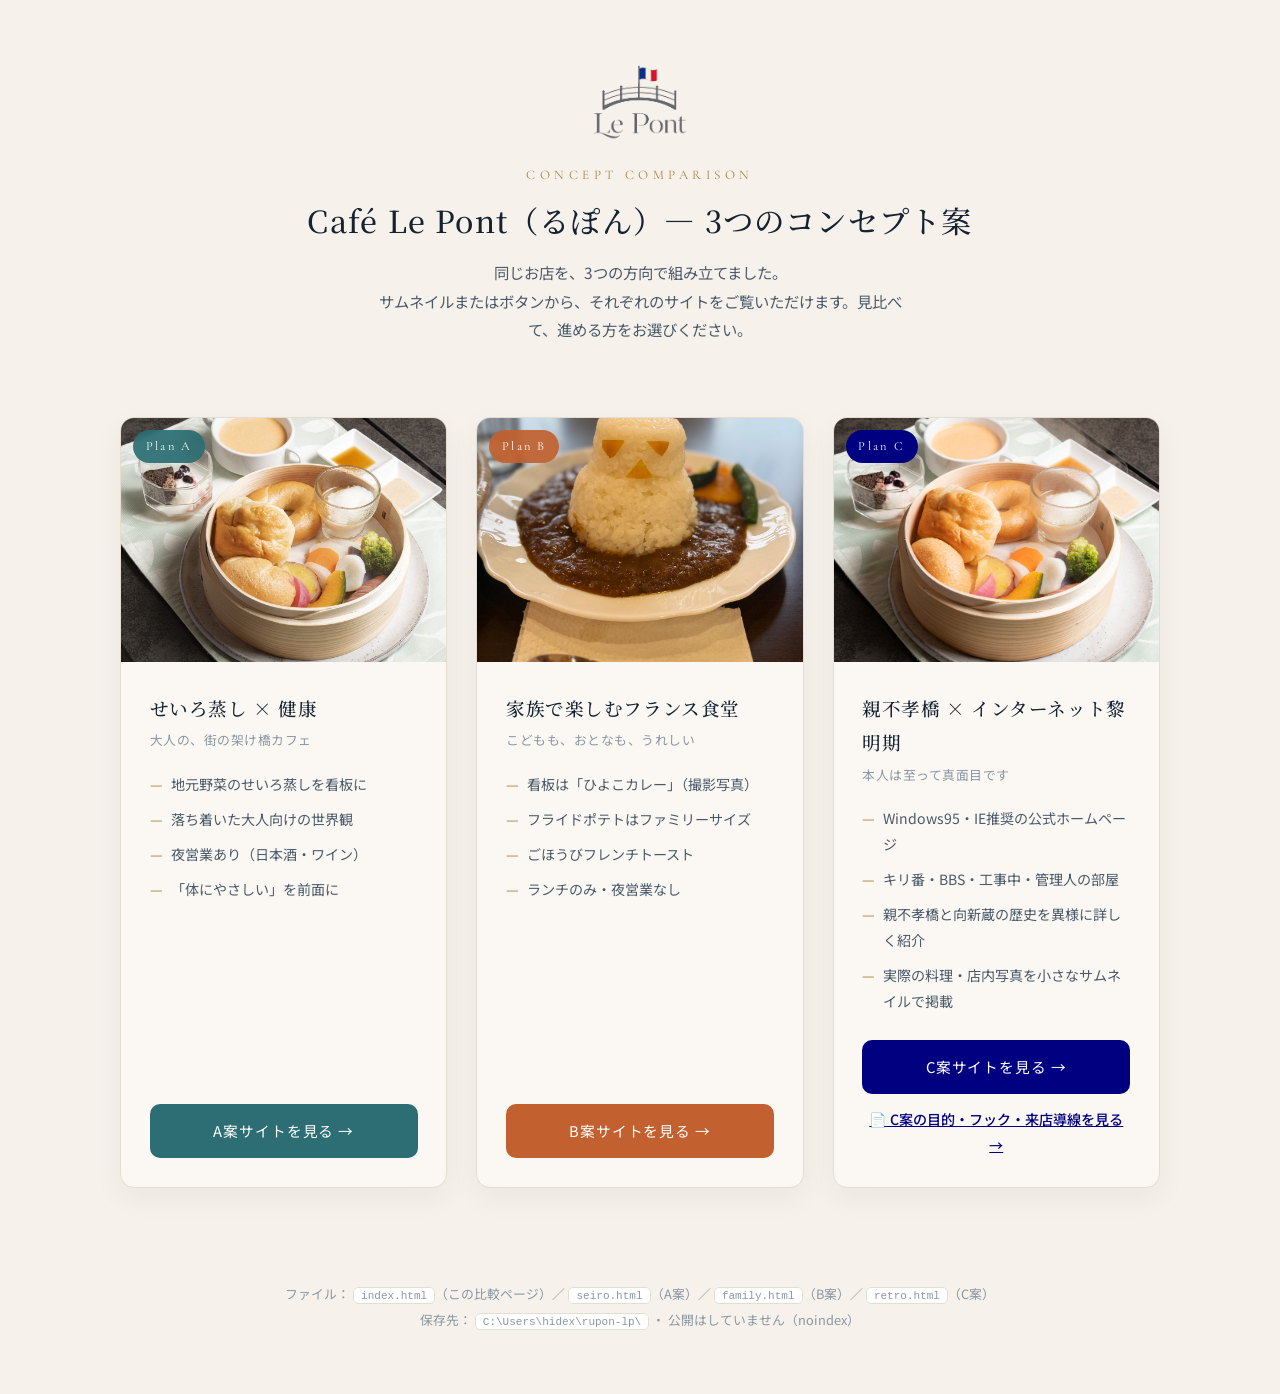
<file: index.html>
<!DOCTYPE html>
<html lang="ja">
<head>
<meta charset="UTF-8">
<meta name="viewport" content="width=device-width, initial-scale=1">
<meta name="robots" content="noindex, nofollow">
<title>Café Le Pont（るぽん）｜コンセプト比較 — A案 / B案</title>
<link rel="preconnect" href="https://fonts.googleapis.com">
<link rel="preconnect" href="https://fonts.gstatic.com" crossorigin>
<link href="https://fonts.googleapis.com/css2?family=Cormorant+Garamond:ital,wght@0,300;0,400;0,500;1,300&family=Noto+Sans+JP:wght@300;400;500&family=Noto+Serif+JP:wght@400;500&display=swap" rel="stylesheet">
<link rel="icon" type="image/png" href="assets/img/logo-180.png">
<style>
  :root{
    --ink:#152232; --ink-soft:#4a5a6a; --muted:#8a97a4;
    --cream:#f6f1ea; --paper:#fbf8f3; --line:#e4ddd2;
    --gold:#a9853f; --gold-soft:#c6a86a; --a:#2c6e73; --b:#c2612f; --c:#000080;
  }
  *{box-sizing:border-box;}
  body{
    margin:0; background:var(--cream); color:var(--ink);
    font-family:"Noto Sans JP",sans-serif; line-height:1.85;
    -webkit-font-smoothing:antialiased;
  }
  .wrap{ width:min(100% - 2.4rem, 1040px); margin-inline:auto; }
  header.top{
    text-align:center; padding:clamp(2.4rem,6vw,4rem) 0 clamp(1.4rem,3vw,2rem);
  }
  header.top img{ width:96px; height:auto; opacity:.95; }
  .eyebrow{
    font-family:"Cormorant Garamond",serif; letter-spacing:.34em;
    text-transform:uppercase; font-size:.82rem; color:var(--gold);
    margin:.9rem 0 .3rem;
  }
  h1{
    font-family:"Noto Serif JP",serif; font-weight:500;
    font-size:clamp(1.35rem,3.4vw,1.9rem); margin:.2rem 0 .6rem; letter-spacing:.04em;
  }
  .lead{
    max-width:34rem; margin:0 auto; color:var(--ink-soft);
    font-size:.96rem;
  }
  .grid{
    display:grid; grid-template-columns:repeat(3,1fr); gap:clamp(1rem,2.4vw,1.8rem);
    padding:clamp(1.4rem,4vw,2.6rem) 0 clamp(3rem,7vw,5rem);
  }
  @media (max-width:720px){ .grid{ grid-template-columns:1fr; } }
  .card{
    background:var(--paper); border:1px solid var(--line); border-radius:14px;
    overflow:hidden; display:flex; flex-direction:column;
    box-shadow:0 10px 30px rgba(21,34,50,.05);
    transition:transform .25s, box-shadow .25s;
  }
  .card:hover{ transform:translateY(-4px); box-shadow:0 16px 40px rgba(21,34,50,.10); }
  .card .thumb{ position:relative; aspect-ratio:4/3; overflow:hidden; background:#ddd; }
  .card .thumb img{ width:100%; height:100%; object-fit:cover; display:block; }
  .tag{
    position:absolute; top:12px; left:12px; z-index:2;
    font-family:"Cormorant Garamond",serif; font-size:.78rem; letter-spacing:.18em;
    color:#fff; padding:.3rem .8rem; border-radius:999px; backdrop-filter:blur(2px);
  }
  .tag.a{ background:rgba(44,110,115,.92); }
  .tag.b{ background:rgba(194,97,47,.92); } .tag.c{background:#000080}.btn.c{background:#000080}
  .card .body{ padding:clamp(1.3rem,3vw,1.8rem); display:flex; flex-direction:column; flex:1; }
  .card h2{
    font-family:"Noto Serif JP",serif; font-weight:500; font-size:1.16rem;
    margin:0 0 .2rem; letter-spacing:.03em;
  }
  .card .sub{ font-size:.8rem; color:var(--muted); margin:0 0 .9rem; letter-spacing:.04em; }
  .card ul{ list-style:none; margin:0 0 1.3rem; padding:0; font-size:.88rem; color:var(--ink-soft); }
  .card li{ padding:.28rem 0 .28rem 1.3rem; position:relative; }
  .card li::before{ content:"—"; position:absolute; left:0; color:var(--gold); }
  .btn{
    margin-top:auto; display:inline-block; text-align:center; text-decoration:none;
    padding:.85rem 1rem; border-radius:10px; font-size:.92rem; letter-spacing:.06em;
    color:#fff; transition:opacity .2s;
  }
  .btn:hover{ opacity:.9; }
  .btn.a{ background:var(--a); }
  .btn.b{ background:var(--b); }
  .note{
    text-align:center; color:var(--muted); font-size:.8rem;
    padding-bottom:3rem; line-height:2;
  }
  .note code{ background:#fff; border:1px solid var(--line); border-radius:5px; padding:.1rem .45rem; font-size:.86em; }
</style>
</head>
<body>

<header class="top">
  <div class="wrap">
    <img src="assets/img/logo.png" alt="Café Le Pont（るぽん）">
    <p class="eyebrow">Concept Comparison</p>
    <h1>Café Le Pont（るぽん）— 3つのコンセプト案</h1>
    <p class="lead">
      同じお店を、3つの方向で組み立てました。<br>
      サムネイルまたはボタンから、それぞれのサイトをご覧いただけます。見比べて、進める方をお選びください。
    </p>
  </div>
</header>

<main class="wrap">
  <div class="grid">

    <!-- A案 -->
    <article class="card">
      <a class="thumb" href="seiro.html" aria-label="A案を見る">
        <span class="tag a">Plan A</span>
        <img src="assets/img/photos/menu-seiro.jpg" alt="蒸籠に盛られたパンと蒸し野菜のせいろ蒸しセット">
      </a>
      <div class="body">
        <h2>せいろ蒸し × 健康</h2>
        <p class="sub">大人の、街の架け橋カフェ</p>
        <ul>
          <li>地元野菜のせいろ蒸しを看板に</li>
          <li>落ち着いた大人向けの世界観</li>
          <li>夜営業あり（日本酒・ワイン）</li>
          <li>「体にやさしい」を前面に</li>
        </ul>
        <a class="btn a" href="seiro.html">A案サイトを見る →</a>
      </div>
    </article>

    <!-- B案 -->
    <article class="card">
      <a class="thumb" href="family.html" aria-label="B案を見る">
        <span class="tag b">Plan B</span>
        <img src="assets/img/photos/lepon-curry.jpg" alt="ひよこの形のライスがのった、子ども向けのひよこカレー">
      </a>
      <div class="body">
        <h2>家族で楽しむフランス食堂</h2>
        <p class="sub">こどもも、おとなも、うれしい</p>
        <ul>
          <li>看板は「ひよこカレー」（撮影写真）</li>
          <li>フライドポテトはファミリーサイズ</li>
          <li>ごほうびフレンチトースト</li>
          <li>ランチのみ・夜営業なし</li>
        </ul>
        <a class="btn b" href="family.html">B案サイトを見る →</a>
      </div>
    </article>

    <!-- C案 -->
    <article class="card">
      <a class="thumb" href="retro.html" aria-label="C案を見る">
        <span class="tag c">Plan C</span>
        <img src="assets/photos/exterior/exterior-01.jpg" alt="カフェるぽん外観">
      </a>
      <div class="body">
        <h2>親不孝橋 × インターネット黎明期</h2>
        <p class="sub">本人は至って真面目です</p>
        <ul><li>Windows95・IE推奨の公式ホームページ</li><li>キリ番・BBS・工事中・管理人の部屋</li><li>親不孝橋と向新蔵の歴史を異様に詳しく紹介</li><li>実際の料理・店内写真を小さなサムネイルで掲載</li></ul>
        <a class="btn c" href="retro.html">C案サイトを見る →</a><a href="retro-plan.html" style="display:block;text-align:center;margin-top:.75rem;color:#000080;font-size:.88rem;font-weight:500">📄 C案の目的・フック・来店導線を見る →</a>
      </div>
    </article>

  </div>

  <p class="note">
    ファイル： <code>index.html</code>（この比較ページ）／ <code>seiro.html</code>（A案）／ <code>family.html</code>（B案）／ <code>retro.html</code>（C案）<br>
    保存先： <code>C:\Users\hidex\rupon-lp\</code> ・ 公開はしていません（noindex）
  </p>
</main>

</body>
</html>
</file>
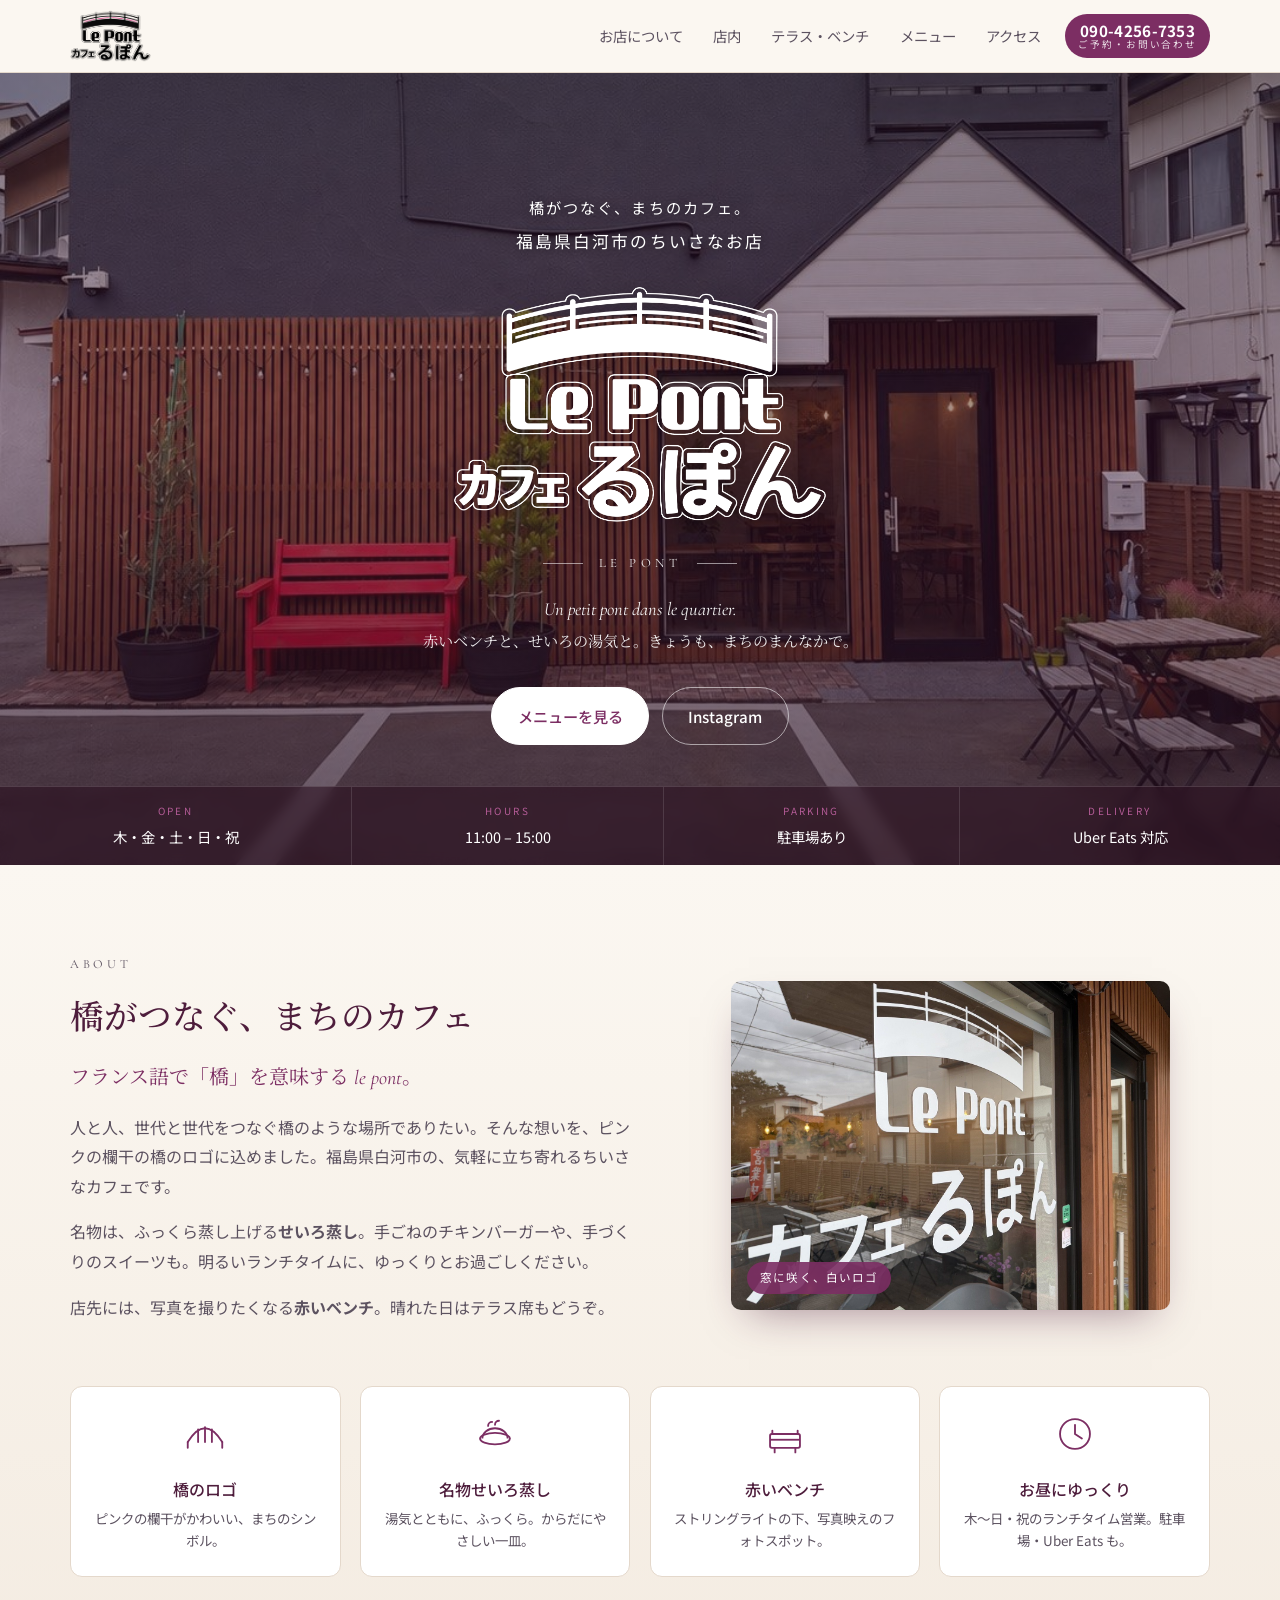
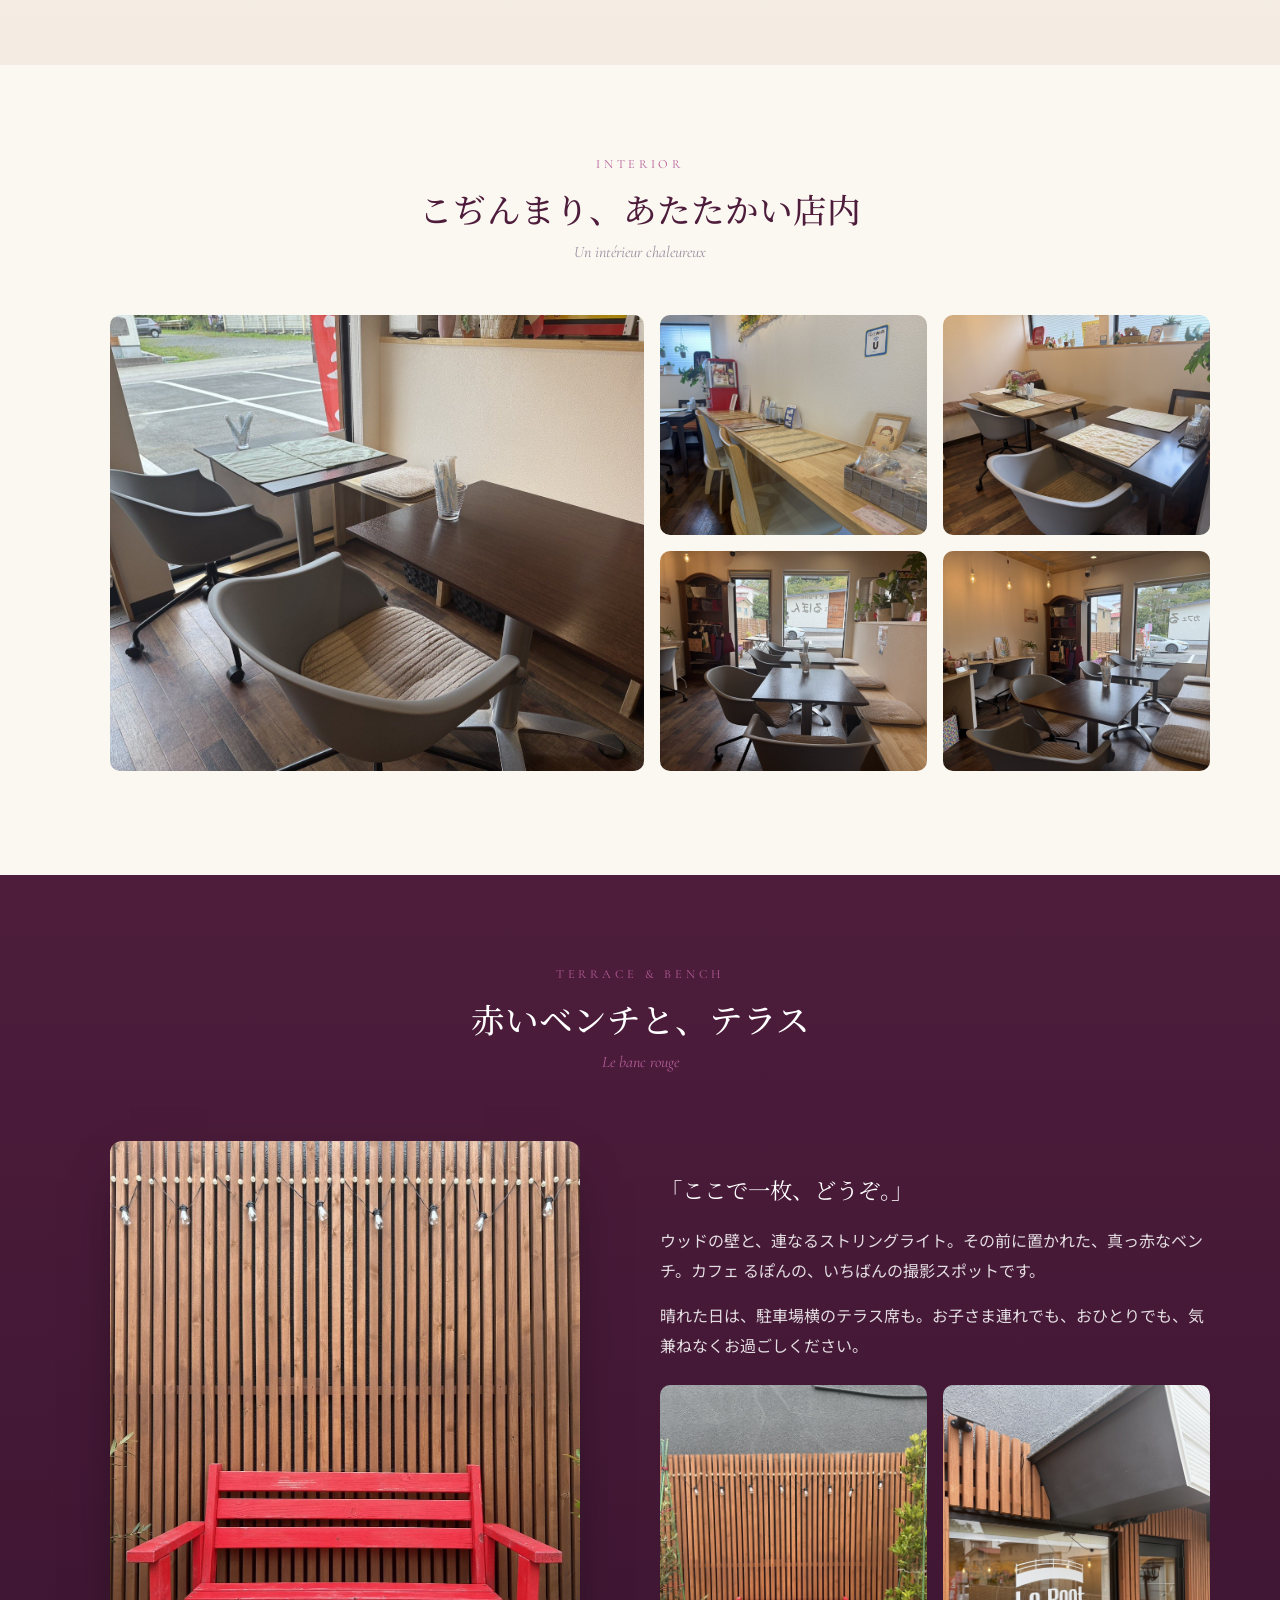
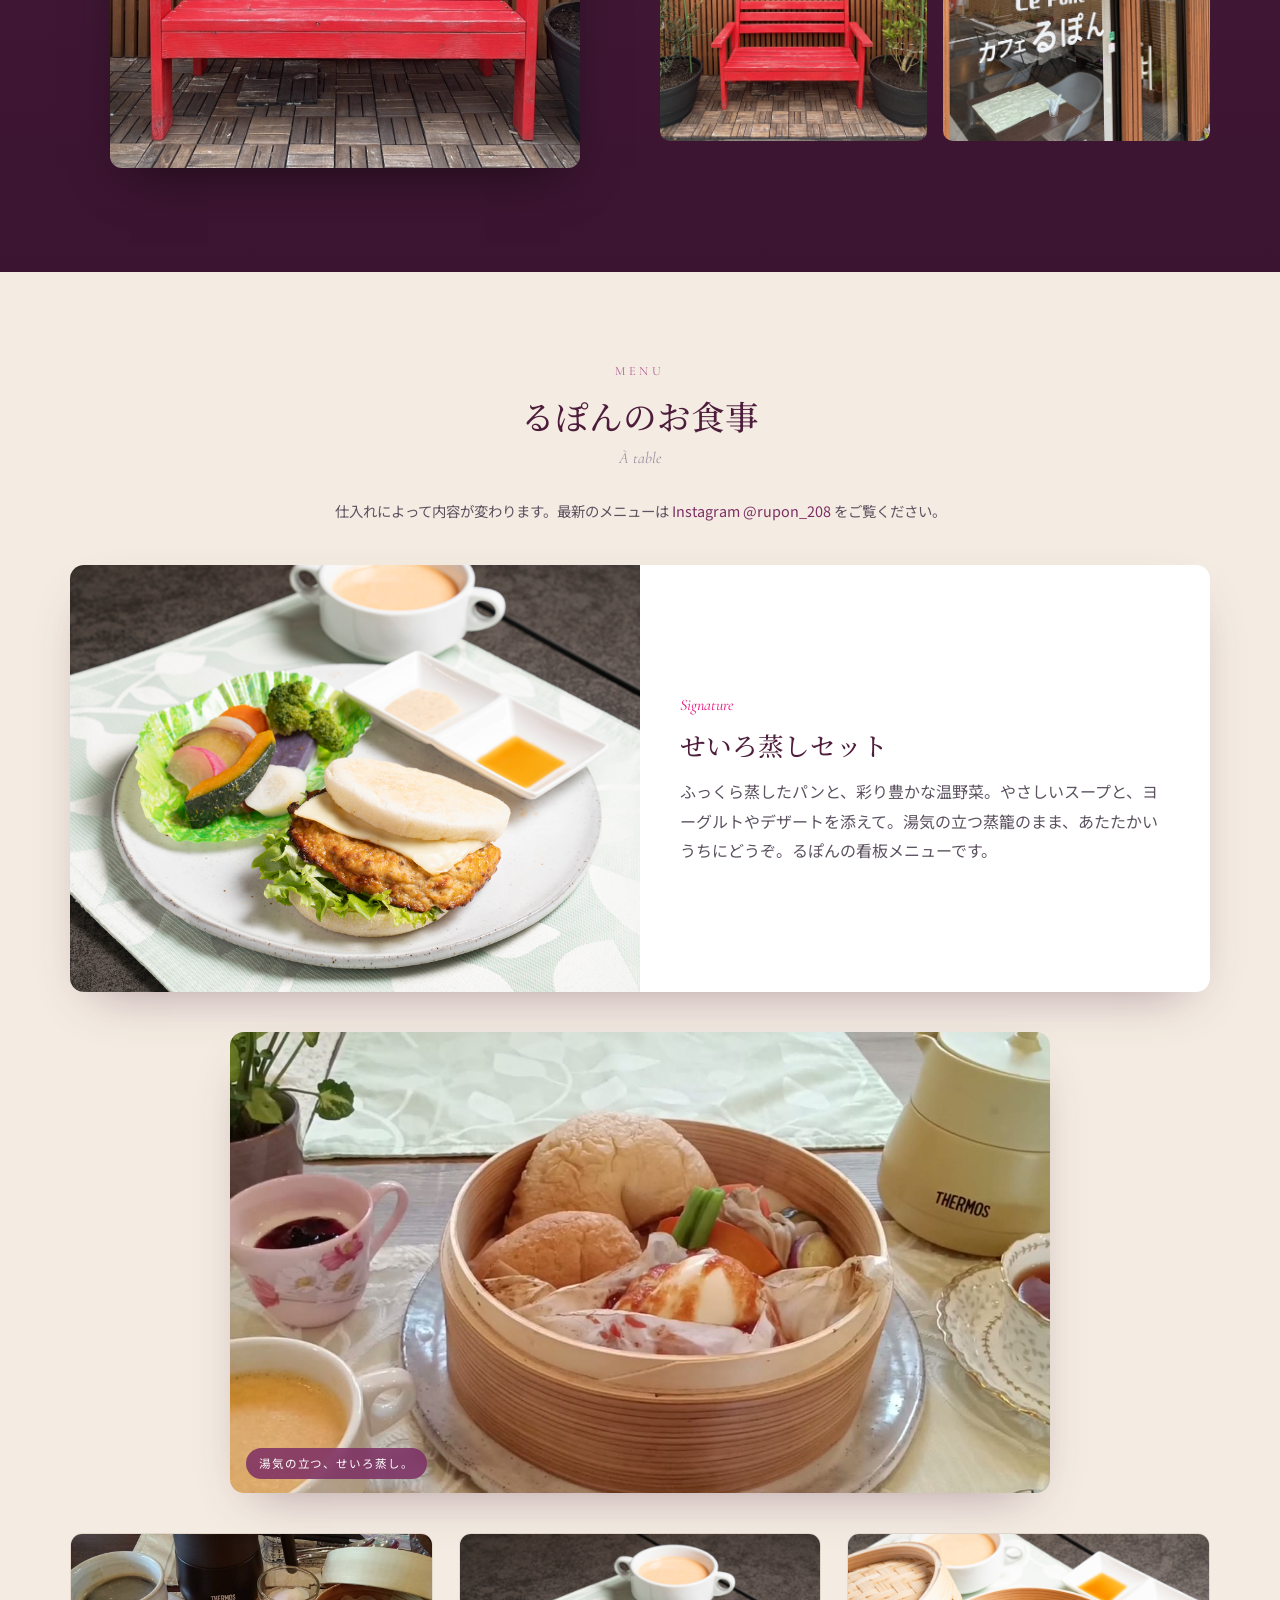
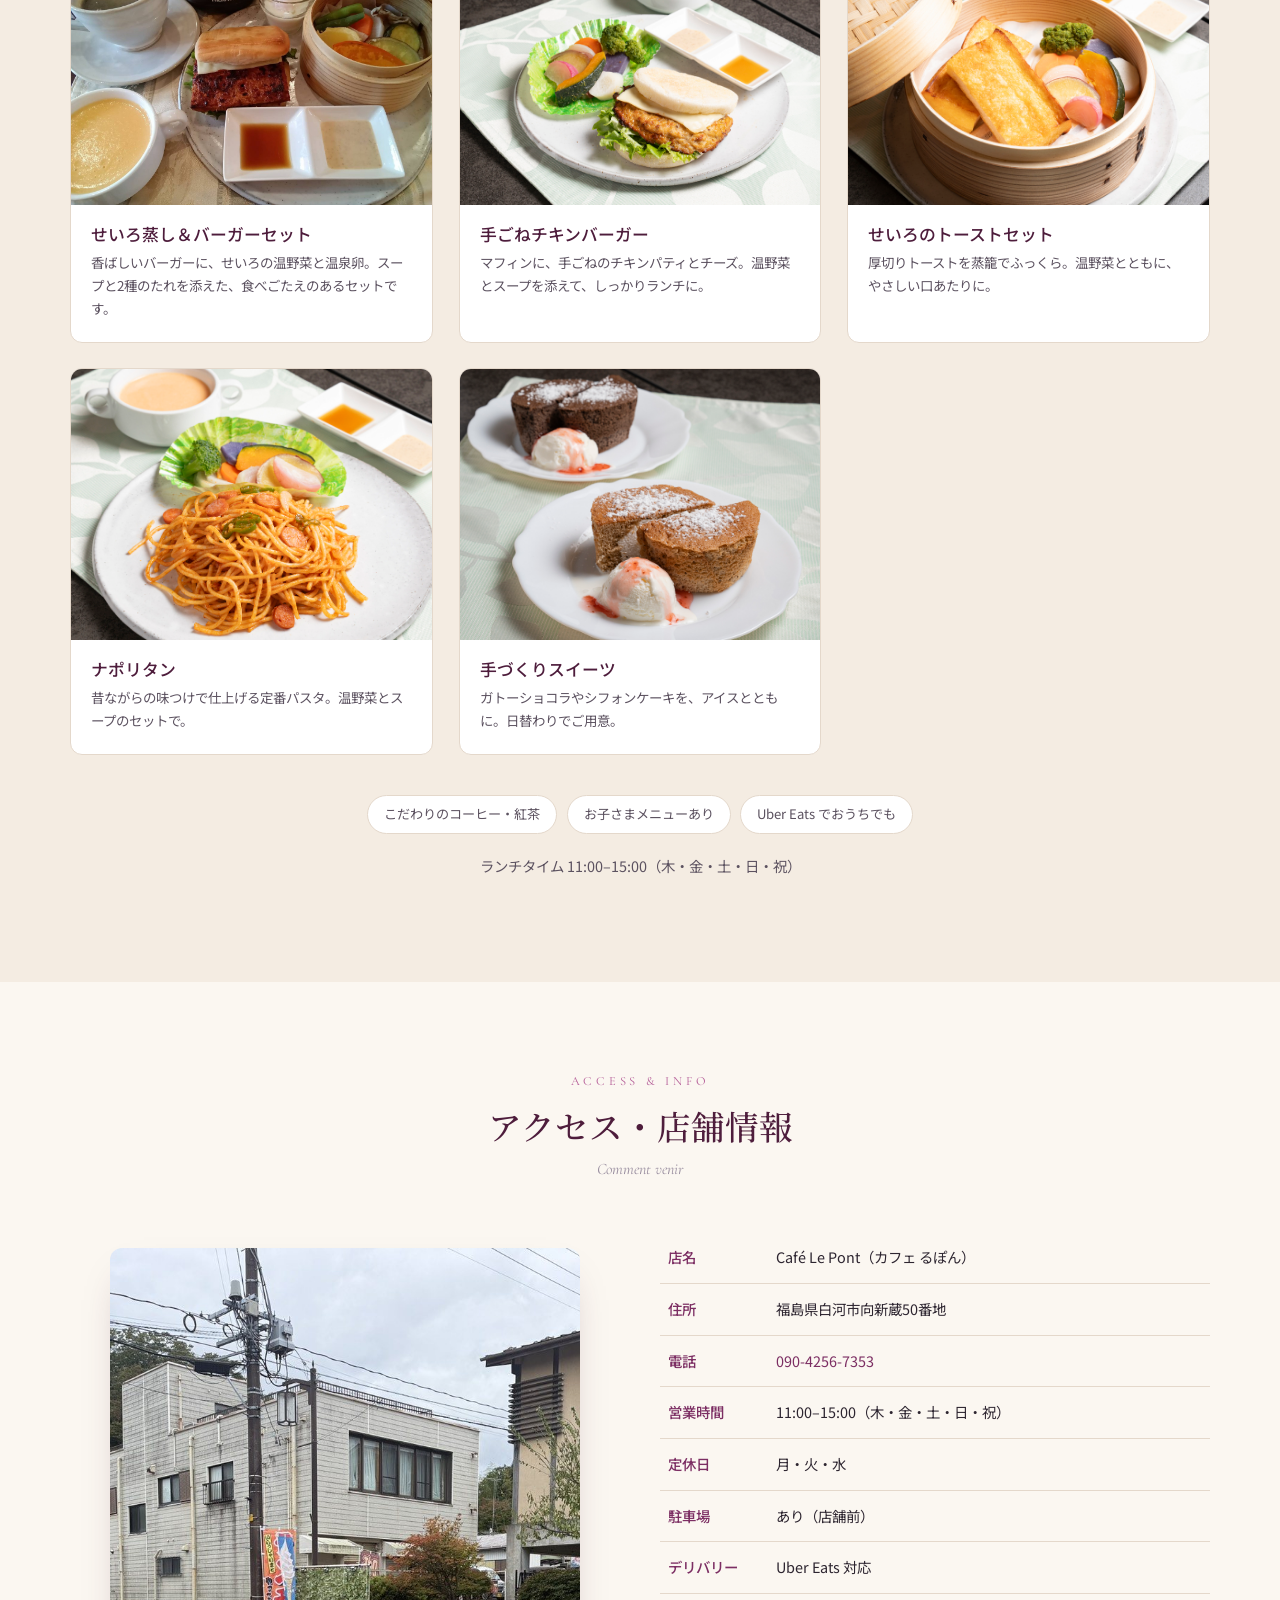
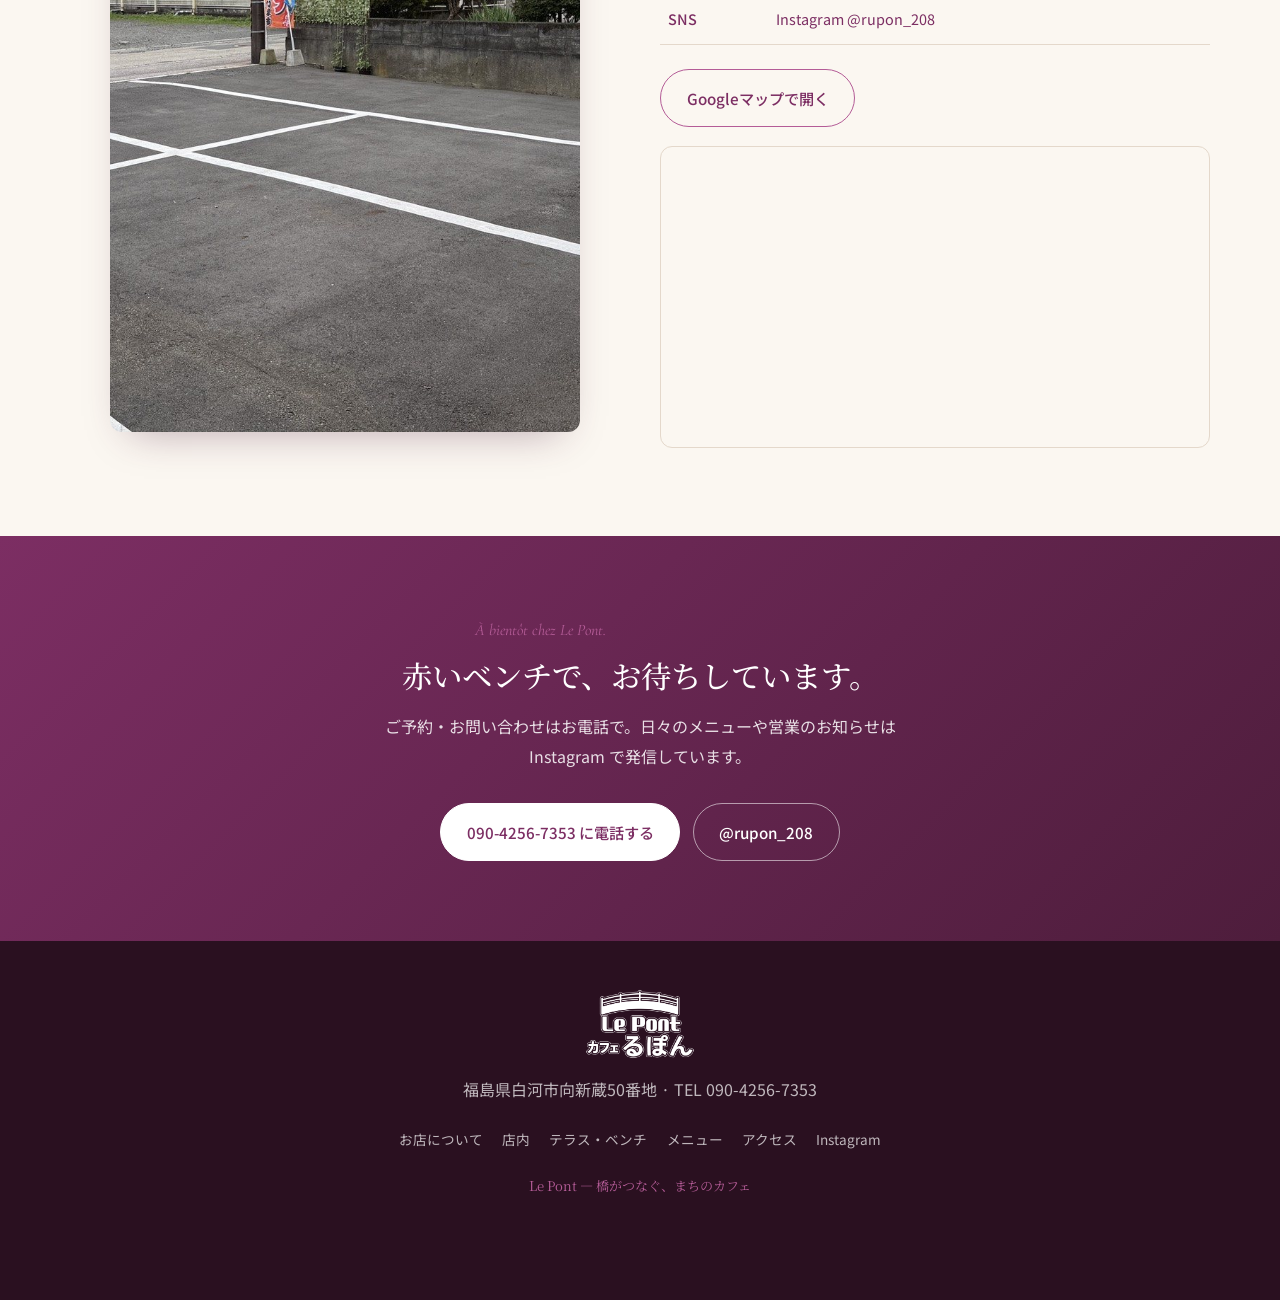
<file: family.html>
<!DOCTYPE html>
<html lang="ja">
<head>
<meta charset="UTF-8">
<meta name="viewport" content="width=device-width, initial-scale=1">
<meta name="robots" content="noindex, nofollow">
<title>Café Le Pont（カフェ るぽん）｜福島県白河市 — せいろ蒸しが名物の、まちのカフェ</title>
<meta name="description" content="福島県白河市のちいさなカフェ Café Le Pont（カフェ るぽん）。名物のせいろ蒸し、手ごねチキンバーガー、手づくりスイーツ。赤いベンチとテラスのある、橋がつなぐまちのカフェ。木〜日・祝のランチタイム営業。Uber Eats 対応。">
<meta property="og:type" content="restaurant">
<meta property="og:title" content="Café Le Pont（カフェ るぽん）｜福島県白河市">
<meta property="og:description" content="せいろ蒸しが名物の、まちのちいさなカフェ。赤いベンチとテラスでお待ちしています。">
<meta property="og:image" content="assets/img/store/store-exterior-front.jpg">
<meta property="og:locale" content="ja_JP">
<link rel="preconnect" href="https://fonts.googleapis.com">
<link rel="preconnect" href="https://fonts.gstatic.com" crossorigin>
<link href="https://fonts.googleapis.com/css2?family=Cormorant+Garamond:ital,wght@0,400;0,500;1,400&family=Noto+Sans+JP:wght@300;400;500;700&family=Noto+Serif+JP:wght@400;500&display=swap" rel="stylesheet">
<link rel="icon" type="image/png" href="assets/img/logo-180.png">
<link rel="apple-touch-icon" href="assets/img/logo-180.png">
<style>
/* ===== Café Le Pont — real-photo rebuild ===== */
:root{
  --grape:#4E1D3C;      /* deep aubergine (dark sections / text accents) */
  --plum:#7C2E63;       /* brand purple */
  --orchid:#B45C97;     /* signboard orchid */
  --pink:#E6197F;       /* bridge rail accent */
  --wood:#A06A3E;       /* cedar slat */
  --red:#D5333B;        /* red bench pop */
  --cream:#FBF7F1;
  --paper:#F4ECE2;
  --sand:#EADFD0;
  --ink:#2D2530;
  --ink-soft:#5C5260;
  --muted:#9A8FA0;
  --line:#E4D8CB;
  --serif-en:"Cormorant Garamond","Times New Roman",serif;
  --serif-ja:"Noto Serif JP","Hiragino Mincho ProN","Yu Mincho",serif;
  --sans:"Noto Sans JP","Hiragino Kaku Gothic ProN","Yu Gothic",sans-serif;
  --wrap:1140px;
}
*{box-sizing:border-box}
html{scroll-behavior:smooth}
body{
  margin:0;background:var(--cream);color:var(--ink);
  font-family:var(--sans);font-weight:400;line-height:1.85;
  -webkit-font-smoothing:antialiased;text-rendering:optimizeLegibility;
  overflow-x:hidden;
}
img,video{max-width:100%;height:auto;display:block}
a{color:var(--plum);text-decoration:none}
h1,h2,h3{line-height:1.35;margin:0;font-weight:500}
.wrap{width:min(100% - 2.5rem,var(--wrap));margin-inline:auto}
.narrow{max-width:760px}
.skip{position:absolute;left:-999px}
.skip:focus{left:1rem;top:1rem;background:var(--grape);color:#fff;padding:.6rem 1rem;border-radius:6px;z-index:999}

/* ---- buttons ---- */
.btn{display:inline-flex;align-items:center;gap:.5rem;justify-content:center;
  padding:.85rem 1.6rem;border-radius:999px;font-weight:500;font-size:.95rem;
  border:1.5px solid transparent;transition:.25s;cursor:pointer}
.btn-fill{background:var(--plum);color:#fff;border-color:var(--plum)}
.btn-fill:hover{background:var(--grape);border-color:var(--grape)}
.btn-light{background:#fff;color:var(--plum);border-color:#fff}
.btn-light:hover{background:var(--cream)}
.btn-outline{background:transparent;color:#fff;border-color:rgba(255,255,255,.55)}
.btn-outline:hover{border-color:#fff;background:rgba(255,255,255,.1)}
.btn-ghost{background:transparent;color:var(--plum);border-color:var(--orchid)}
.btn-ghost:hover{background:var(--plum);color:#fff;border-color:var(--plum)}

/* ---- bridge divider ---- */
.bridge{display:block;margin:0 auto;color:var(--orchid)}

/* ---- header ---- */
.site-header{position:sticky;top:0;z-index:100;background:rgba(251,247,241,.92);
  backdrop-filter:blur(10px);border-bottom:1px solid var(--line)}
.header-inner{display:flex;align-items:center;justify-content:space-between;gap:1rem;min-height:72px;padding:.4rem 0}
.brand{display:flex;align-items:center;gap:.6rem}
.brand img{height:52px;width:auto}
.brand b{font-family:var(--serif-en);font-weight:500;font-size:1.15rem;color:var(--grape);letter-spacing:.02em;line-height:1}
.brand span{display:block;font-size:.66rem;letter-spacing:.3em;color:var(--orchid);margin-top:.2rem}
.site-nav{display:flex;align-items:center;gap:.3rem}
.site-nav a{padding:.5rem .8rem;color:var(--ink-soft);font-size:.9rem;position:relative}
.site-nav a:not(.nav-cta):hover{color:var(--plum)}
.site-nav a:not(.nav-cta)::after{content:"";position:absolute;left:.8rem;right:.8rem;bottom:.35rem;height:1.5px;background:var(--pink);transform:scaleX(0);transform-origin:left;transition:.25s}
.site-nav a:not(.nav-cta):hover::after{transform:scaleX(1)}
.nav-cta{display:flex;flex-direction:column;align-items:center;background:var(--plum);color:#fff!important;
  padding:.45rem 1rem;border-radius:999px;margin-left:.4rem;line-height:1.15}
.nav-cta:hover{background:var(--grape)}
.nav-cta b{font-size:.95rem;font-weight:700;letter-spacing:.02em}
.nav-cta small{font-size:.6rem;letter-spacing:.2em;opacity:.85}
.nav-toggle{display:none}

/* ---- hero ---- */
.hero{position:relative;min-height:88vh;display:flex;align-items:center;justify-content:center;text-align:center;color:#fff;overflow:hidden}
.hero-bg{position:absolute;inset:0;width:100%;height:100%;object-fit:cover;object-position:center 60%}
.hero::after{content:"";position:absolute;inset:0;
  background:linear-gradient(180deg,rgba(40,16,32,.55) 0%,rgba(62,20,48,.45) 45%,rgba(40,16,32,.72) 100%)}
.hero-inner{position:relative;z-index:2;padding:5rem 1.25rem}
.hero-kicker{font-size:.95rem;letter-spacing:.14em;margin:0 0 1.6rem;text-shadow:0 1px 10px rgba(0,0,0,.4)}
.hero-kicker span{display:inline-block;margin-top:.3rem;font-size:1.05rem}
.hero-logo{margin:0 auto;max-width:min(380px,64vw)}
.hero-logo img{display:block;width:100%;height:auto;filter:drop-shadow(0 4px 18px rgba(0,0,0,.35))}
.hero-depuis{font-family:var(--serif-en);letter-spacing:.35em;font-size:.8rem;margin:1.6rem 0 1rem;display:flex;gap:1rem;align-items:center;justify-content:center;opacity:.9}
.hero-depuis::before,.hero-depuis::after{content:"";width:40px;height:1px;background:rgba(255,255,255,.6)}
.hero-fr{font-family:var(--serif-en);font-style:italic;font-size:1.15rem;margin:.2rem 0 .1rem;opacity:.95}
.hero-ja{font-family:var(--serif-ja);font-size:.95rem;margin:.1rem 0 2rem;opacity:.92}
.hero-actions{display:flex;gap:.8rem;justify-content:center;flex-wrap:wrap}
.hero-facts{position:absolute;z-index:2;left:0;right:0;bottom:0;margin:0;
  display:flex;flex-wrap:wrap;justify-content:center;gap:0;
  background:rgba(40,14,30,.55);backdrop-filter:blur(6px);border-top:1px solid rgba(255,255,255,.14)}
.hero-facts>div{flex:1 1 auto;min-width:150px;padding:.9rem 1.2rem;text-align:center;border-left:1px solid rgba(255,255,255,.12)}
.hero-facts>div:first-child{border-left:none}
.hero-facts dt{font-size:.62rem;letter-spacing:.24em;color:var(--orchid);text-transform:uppercase}
.hero-facts dd{margin:.25rem 0 0;font-size:.9rem;color:#fff}

/* ---- section scaffolding ---- */
.section{padding:5.5rem 0}
.section-head{text-align:center;margin-bottom:3rem}
.section-label{font-family:var(--serif-en);letter-spacing:.3em;text-transform:uppercase;font-size:.78rem;color:var(--orchid);margin:0 0 .6rem}
.section-title{font-family:var(--serif-ja);font-size:clamp(1.5rem,4.5vw,2.1rem);color:var(--grape)}
.section-sub{font-family:var(--serif-en);font-style:italic;color:var(--muted);margin:.4rem 0 0}

/* ---- about ---- */
.about{background:linear-gradient(180deg,var(--cream),var(--paper))}
.about-grid{display:grid;grid-template-columns:1.05fr .95fr;gap:3rem;align-items:center}
.about-text .drop{font-family:var(--serif-ja);font-size:1.25rem;color:var(--plum);margin:0 0 1rem}
.about-text p{margin:0 0 1rem;color:var(--ink-soft)}
.about-text em{font-family:var(--serif-en);font-style:italic;color:var(--plum)}
.about-photo{position:relative}
.about-photo img{border-radius:10px;box-shadow:0 18px 40px -18px rgba(78,29,60,.5);aspect-ratio:4/3;object-fit:cover;width:100%}
.about-photo figcaption{position:absolute;left:1rem;bottom:1rem;background:rgba(124,46,99,.9);color:#fff;font-size:.72rem;letter-spacing:.1em;padding:.35rem .8rem;border-radius:999px}
.pillars{list-style:none;margin:3rem 0 0;padding:0;display:grid;grid-template-columns:repeat(4,1fr);gap:1.2rem}
.pillars li{background:#fff;border:1px solid var(--line);border-radius:12px;padding:1.5rem 1.2rem;text-align:center}
.pillars .ic{width:46px;height:46px;margin:0 auto .8rem;color:var(--plum)}
.pillars h3{font-size:1rem;color:var(--grape);margin-bottom:.4rem}
.pillars p{font-size:.84rem;color:var(--ink-soft);margin:0;line-height:1.7}

/* ---- gallery (interior / terrace) ---- */
.band-interior{background:var(--cream)}
.band-terrace{background:linear-gradient(180deg,var(--grape),#3a1430);color:#fff}
.band-terrace .section-title{color:#fff}
.band-terrace .section-sub{color:var(--orchid)}
.gal{display:grid;gap:1rem}
.gal-interior{grid-template-columns:2fr 1fr 1fr;grid-auto-rows:220px}
.gal-interior li{list-style:none;overflow:hidden;border-radius:10px}
.gal-interior li:first-child{grid-row:span 2;grid-column:span 1}
.gal-interior img{width:100%;height:100%;object-fit:cover;transition:.5s}
.gal-interior li:hover img{transform:scale(1.05)}
.terrace-layout{display:grid;grid-template-columns:1fr 1fr;gap:2.5rem;align-items:center}
.terrace-bench{position:relative;border-radius:12px;overflow:hidden;box-shadow:0 20px 50px -20px rgba(0,0,0,.6)}
.terrace-bench img{width:100%;aspect-ratio:3/4;object-fit:cover}
.terrace-copy p{color:rgba(255,255,255,.85)}
.terrace-copy .big{font-family:var(--serif-ja);font-size:1.4rem;color:#fff;margin:0 0 1rem}
.terrace-mini{display:grid;grid-template-columns:1fr 1fr;gap:1rem;margin-top:1.5rem}
.terrace-mini img{border-radius:10px;aspect-ratio:3/4;object-fit:cover}

/* ---- menu ---- */
.menu{background:var(--paper)}
.menu-note{text-align:center;color:var(--ink-soft);font-size:.9rem;margin:-1.5rem auto 2.5rem;max-width:620px}
.menu-signature{display:grid;grid-template-columns:1fr 1fr;gap:0;border-radius:14px;overflow:hidden;
  box-shadow:0 20px 50px -24px rgba(78,29,60,.45);background:#fff;margin-bottom:2.5rem}
.menu-signature img{width:100%;height:100%;object-fit:cover;min-height:320px}
.menu-signature .txt{padding:2.5rem;display:flex;flex-direction:column;justify-content:center}
.menu-signature .tag{font-family:var(--serif-en);font-style:italic;color:var(--pink);margin:0 0 .5rem}
.menu-signature h3{font-family:var(--serif-ja);font-size:1.6rem;color:var(--grape);margin:0 0 .9rem}
.menu-signature p{color:var(--ink-soft);margin:0}
.menu-clip{max-width:820px;margin:0 auto 2.5rem;border-radius:14px;overflow:hidden;position:relative;box-shadow:0 20px 50px -24px rgba(78,29,60,.45)}
.menu-clip video{display:block;width:100%;aspect-ratio:16/9;object-fit:cover}
.menu-clip figcaption{position:absolute;left:1rem;bottom:.9rem;background:rgba(124,46,99,.85);color:#fff;font-size:.72rem;letter-spacing:.08em;padding:.3rem .8rem;border-radius:999px;backdrop-filter:blur(4px)}
.menu-grid{list-style:none;margin:0;padding:0;display:grid;grid-template-columns:repeat(3,1fr);gap:1.6rem}
.menu-grid li{background:#fff;border-radius:12px;overflow:hidden;border:1px solid var(--line);transition:.3s}
.menu-grid li:hover{transform:translateY(-4px);box-shadow:0 16px 36px -18px rgba(78,29,60,.4)}
.menu-grid figure{margin:0;overflow:hidden;aspect-ratio:4/3}
.menu-grid img{width:100%;height:100%;object-fit:cover;transition:.5s}
.menu-grid li:hover img{transform:scale(1.06)}
.menu-grid .body{padding:1.1rem 1.25rem 1.4rem}
.menu-grid h3{font-size:1.05rem;color:var(--grape);margin-bottom:.35rem}
.menu-grid p{font-size:.84rem;color:var(--ink-soft);margin:0;line-height:1.7}
.menu-grid .price{display:inline-block;margin-top:.6rem;font-weight:700;color:var(--plum)}
.menu-foot{text-align:center;margin-top:2.5rem;color:var(--ink-soft);font-size:.9rem}
.menu-foot .pills{display:flex;gap:.6rem;flex-wrap:wrap;justify-content:center;margin-bottom:1.2rem}
.menu-foot .pills span{background:#fff;border:1px solid var(--line);border-radius:999px;padding:.4rem 1rem;font-size:.82rem;color:var(--ink-soft)}

/* ---- access ---- */
.access-grid{display:grid;grid-template-columns:1fr 1fr;gap:2.5rem;align-items:stretch}
.access-photo{border-radius:12px;overflow:hidden;box-shadow:0 18px 40px -20px rgba(78,29,60,.4)}
.access-photo img{width:100%;height:100%;object-fit:cover;min-height:280px}
.info-table{width:100%;border-collapse:collapse;margin-bottom:1.5rem}
.info-table th,.info-table td{text-align:left;padding:.75rem .5rem;border-bottom:1px solid var(--line);font-size:.9rem;vertical-align:top}
.info-table th{width:7.5em;color:var(--plum);font-weight:500}
.map{border-radius:12px;overflow:hidden;border:1px solid var(--line);margin-top:1.2rem}
.map iframe{width:100%;height:300px;border:0;display:block}

/* ---- cta ---- */
.cta{background:linear-gradient(135deg,var(--plum),var(--grape));color:#fff;text-align:center;padding:5rem 0}
.cta .fr{font-family:var(--serif-en);font-style:italic;color:var(--orchid);margin:0 0 .6rem}
.cta h2{font-family:var(--serif-ja);font-size:clamp(1.4rem,4vw,1.9rem);margin:0 0 1rem}
.cta p{color:rgba(255,255,255,.85);margin:0 auto 2rem;max-width:560px}

/* ---- footer ---- */
.site-footer{background:#2a1020;color:rgba(255,255,255,.7);padding:3rem 0 5.5rem;text-align:center}
.site-footer img{height:70px;width:auto;margin:0 auto 1rem}
.footer-nav{display:flex;gap:1.2rem;justify-content:center;flex-wrap:wrap;margin:1.4rem 0}
.footer-nav a{color:rgba(255,255,255,.7);font-size:.85rem}
.footer-nav a:hover{color:#fff}
.footer-tag{font-family:var(--serif-ja);font-size:.82rem;color:var(--orchid);margin-top:1rem}

/* ---- mobile call bar ---- */
.callbar{position:fixed;left:0;right:0;bottom:0;z-index:90;display:none;
  grid-template-columns:1fr 1fr;background:#fff;border-top:1px solid var(--line);
  padding-bottom:env(safe-area-inset-bottom)}
.callbar a{display:flex;align-items:center;justify-content:center;gap:.5rem;padding:.9rem;font-size:.9rem;font-weight:500}
.callbar svg{width:20px;height:20px}
.callbar .cb-tel{color:var(--plum)}
.callbar .cb-ig{color:#fff;background:linear-gradient(135deg,var(--plum),var(--pink))}

/* ---- responsive ---- */
@media(max-width:900px){
  .about-grid,.terrace-layout,.menu-signature,.access-grid{grid-template-columns:1fr}
  .pillars{grid-template-columns:1fr 1fr}
  .menu-grid{grid-template-columns:1fr 1fr}
  .gal-interior{grid-template-columns:1fr 1fr;grid-auto-rows:160px}
  .gal-interior li:first-child{grid-column:span 2;grid-row:span 1;aspect-ratio:16/9}
  .menu-signature img{min-height:260px}
}
@media(max-width:640px){
  .section{padding:3.5rem 0}
  /* backdrop-filter作る含有ブロックを解除しないとfixedパネルがヘッダー内に閉じ込められる */
  .site-header{backdrop-filter:none;-webkit-backdrop-filter:none;background:var(--cream)}
  .site-nav{position:fixed;inset:0 0 0 auto;width:min(82vw,320px);background:var(--cream);
    flex-direction:column;align-items:stretch;padding:5rem 1.5rem 2rem;gap:.2rem;z-index:110;
    transform:translateX(100%);transition:.3s;box-shadow:-10px 0 40px -20px rgba(0,0,0,.4)}
  .site-nav a{padding:.95rem .6rem;border-bottom:1px solid var(--line);color:var(--grape);font-size:1rem;font-weight:500}
  .nav-cta{flex-direction:row;gap:.5rem;justify-content:center;margin:.8rem 0 0}
  #navchk:checked ~ .header-inner .site-nav{transform:translateX(0)}
  .nav-toggle{display:flex;flex-direction:column;gap:5px;width:30px;cursor:pointer;z-index:120;background:none;border:0;padding:4px}
  .nav-toggle span{height:2px;background:var(--grape);border-radius:2px;transition:.3s}
  #navchk:checked ~ .header-inner .nav-toggle span:nth-child(1){transform:translateY(7px) rotate(45deg)}
  #navchk:checked ~ .header-inner .nav-toggle span:nth-child(2){opacity:0}
  #navchk:checked ~ .header-inner .nav-toggle span:nth-child(3){transform:translateY(-7px) rotate(-45deg)}
  .menu-grid{grid-template-columns:1fr}
  .pillars{grid-template-columns:1fr}
  .terrace-bench img{aspect-ratio:4/3}
  .hero{flex-direction:column;justify-content:center}
  .hero-inner{padding:3.2rem 1.25rem 2rem}
  .hero-facts{position:static;margin-top:.5rem}
  .hero-facts>div{min-width:50%}
  .callbar{display:grid}
  .site-footer{padding-bottom:6rem}
}
</style>
</head>
<body>

<a class="skip" href="#main">本文へスキップ</a>

<header class="site-header" id="top">
  <input type="checkbox" id="navchk" hidden>
  <div class="wrap header-inner">
    <a class="brand" href="#top" aria-label="Café Le Pont（カフェ るぽん）ホーム">
      <img src="assets/img/logo-color.png" alt="Café Le Pont（カフェ るぽん）">
    </a>
    <label for="navchk" class="nav-toggle" aria-label="メニューを開く"><span></span><span></span><span></span></label>
    <nav class="site-nav" aria-label="メインメニュー">
      <a href="#about">お店について</a>
      <a href="#interior">店内</a>
      <a href="#terrace">テラス・ベンチ</a>
      <a href="#menu">メニュー</a>
      <a href="#access">アクセス</a>
      <a class="nav-cta" href="tel:09042567353"><b>090-4256-7353</b><small>ご予約・お問い合わせ</small></a>
    </nav>
  </div>
</header>

<main id="main">

  <!-- ============ HERO ============ -->
  <section class="hero">
    <img class="hero-bg" src="assets/img/store/store-exterior-front.jpg" alt="" aria-hidden="true">
    <div class="hero-inner">
      <p class="hero-kicker">橋がつなぐ、まちのカフェ。<br><span>福島県白河市のちいさなお店</span></p>
      <h1 class="hero-logo"><img src="assets/img/logo-white.png" alt="Café Le Pont（カフェ るぽん）" width="1463" height="938"></h1>
      <p class="hero-depuis">LE PONT</p>
      <p class="hero-fr"><em>Un petit pont dans le quartier.</em></p>
      <p class="hero-ja">赤いベンチと、せいろの湯気と。きょうも、まちのまんなかで。</p>
      <div class="hero-actions">
        <a class="btn btn-light" href="#menu">メニューを見る</a>
        <a class="btn btn-outline" href="https://www.instagram.com/rupon_208/" target="_blank" rel="noopener">Instagram</a>
      </div>
    </div>
    <dl class="hero-facts">
      <div><dt>Open</dt><dd>木・金・土・日・祝</dd></div>
      <div><dt>Hours</dt><dd>11:00 – 15:00</dd></div>
      <div><dt>Parking</dt><dd>駐車場あり</dd></div>
      <div><dt>Delivery</dt><dd>Uber Eats 対応</dd></div>
    </dl>
  </section>

  <!-- ============ ABOUT ============ -->
  <section class="section about" id="about">
    <div class="wrap">
      <div class="about-grid">
        <div class="about-text">
          <p class="section-label">About</p>
          <h2 class="section-title" style="text-align:left;margin-bottom:1.2rem">橋がつなぐ、まちのカフェ</h2>
          <p class="drop">フランス語で「橋」を意味する&nbsp;<em>le&nbsp;pont</em>。</p>
          <p>人と人、世代と世代をつなぐ橋のような場所でありたい。そんな想いを、ピンクの欄干の橋のロゴに込めました。福島県白河市の、気軽に立ち寄れるちいさなカフェです。</p>
          <p>名物は、ふっくら蒸し上げる<strong>せいろ蒸し</strong>。手ごねのチキンバーガーや、手づくりのスイーツも。明るいランチタイムに、ゆっくりとお過ごしください。</p>
          <p>店先には、写真を撮りたくなる<strong>赤いベンチ</strong>。晴れた日はテラス席もどうぞ。</p>
        </div>
        <figure class="about-photo">
          <img src="assets/img/store/store-window.jpg" alt="窓ガラスに描かれた Le Pont の白いロゴと、ガラス越しのテラス席" width="1477" height="1108" loading="lazy">
          <figcaption>窓に咲く、白いロゴ</figcaption>
        </figure>
      </div>

      <ul class="pillars">
        <li>
          <svg class="ic" viewBox="0 0 40 40" fill="none" stroke="currentColor" stroke-width="1.6"><path d="M5 27 C 15 11, 25 11, 35 27" stroke-linecap="round"/><g stroke-linecap="round"><line x1="5" y1="27" x2="5" y2="32"/><line x1="14" y1="16" x2="14" y2="27"/><line x1="20" y1="14" x2="20" y2="27"/><line x1="26" y1="16" x2="26" y2="27"/><line x1="35" y1="27" x2="35" y2="32"/></g></svg>
          <h3>橋のロゴ</h3><p>ピンクの欄干がかわいい、まちのシンボル。</p>
        </li>
        <li>
          <svg class="ic" viewBox="0 0 40 40" fill="none" stroke="currentColor" stroke-width="1.6"><ellipse cx="20" cy="24" rx="13" ry="5"/><path d="M9 24c0-5 5-9 11-9s11 4 11 9" /><path d="M14 13c0-2 1.5-3.5 3.5-3.5M20 12c0-2 1.5-3.5 3.5-3.5" stroke-linecap="round"/></svg>
          <h3>名物せいろ蒸し</h3><p>湯気とともに、ふっくら。からだにやさしい一皿。</p>
        </li>
        <li>
          <svg class="ic" viewBox="0 0 40 40" fill="none" stroke="currentColor" stroke-width="1.6"><rect x="7" y="20" width="26" height="12" rx="1.5"/><line x1="7" y1="25" x2="33" y2="25"/><line x1="11" y1="32" x2="11" y2="36" stroke-linecap="round"/><line x1="29" y1="32" x2="29" y2="36" stroke-linecap="round"/><path d="M9 20v-3M31 20v-3" stroke-linecap="round"/></svg>
          <h3>赤いベンチ</h3><p>ストリングライトの下、写真映えのフォトスポット。</p>
        </li>
        <li>
          <svg class="ic" viewBox="0 0 40 40" fill="none" stroke="currentColor" stroke-width="1.6"><circle cx="20" cy="20" r="13"/><path d="M20 12v8l6 4" stroke-linecap="round" stroke-linejoin="round"/></svg>
          <h3>お昼にゆっくり</h3><p>木〜日・祝のランチタイム営業。駐車場・Uber Eats も。</p>
        </li>
      </ul>
    </div>
  </section>

  <!-- ============ INTERIOR ============ -->
  <section class="section band-interior" id="interior">
    <div class="wrap">
      <header class="section-head">
        <p class="section-label">Interior</p>
        <h2 class="section-title">こぢんまり、あたたかい店内</h2>
        <p class="section-sub">Un intérieur chaleureux</p>
      </header>
      <ul class="gal gal-interior">
        <li><img src="assets/img/store/store-interior-1.jpg" alt="窓際のテーブル席。グレーの椅子にニットのクッション" width="1477" height="1108" loading="lazy"></li>
        <li><img src="assets/img/store/store-interior-2.jpg" alt="木のテーブルが並ぶ、明るい店内" width="1477" height="1108" loading="lazy"></li>
        <li><img src="assets/img/store/store-interior-3.jpg" alt="やわらかな光がさしこむ店内の様子" width="1477" height="1108" loading="lazy"></li>
        <li><img src="assets/img/store/store-interior-4.jpg" alt="ゆったりくつろげる店内の席" width="1477" height="1108" loading="lazy"></li>
        <li><img src="assets/img/store/store-interior-5.jpg" alt="カウンターまわりの様子" width="1477" height="1108" loading="lazy"></li>
      </ul>
    </div>
  </section>

  <!-- ============ TERRACE / RED BENCH ============ -->
  <section class="section band-terrace" id="terrace">
    <div class="wrap">
      <header class="section-head">
        <p class="section-label">Terrace &amp; Bench</p>
        <h2 class="section-title">赤いベンチと、テラス</h2>
        <p class="section-sub">Le banc rouge</p>
      </header>
      <div class="terrace-layout">
        <figure class="terrace-bench">
          <img src="assets/img/store/store-bench-1.jpg" alt="ウッドの壁とストリングライトを背にした、真っ赤なベンチ" width="1108" height="1477" loading="lazy">
        </figure>
        <div class="terrace-copy">
          <p class="big">「ここで一枚、どうぞ。」</p>
          <p>ウッドの壁と、連なるストリングライト。その前に置かれた、真っ赤なベンチ。カフェ るぽんの、いちばんの撮影スポットです。</p>
          <p>晴れた日は、駐車場横のテラス席も。お子さま連れでも、おひとりでも、気兼ねなくお過ごしください。</p>
          <div class="terrace-mini">
            <img src="assets/img/store/store-bench-2.jpg" alt="赤いベンチとグリーン" width="1108" height="1477" loading="lazy">
            <img src="assets/img/store/store-entrance.jpg" alt="ウッド格子の入口とガラス扉" width="1108" height="1477" loading="lazy">
          </div>
        </div>
      </div>
    </div>
  </section>

  <!-- ============ MENU ============ -->
  <section class="section menu" id="menu">
    <div class="wrap">
      <header class="section-head">
        <p class="section-label">Menu</p>
        <h2 class="section-title">るぽんのお食事</h2>
        <p class="section-sub">À table</p>
      </header>
      <p class="menu-note">仕入れによって内容が変わります。最新のメニューは <a href="https://www.instagram.com/rupon_208/" target="_blank" rel="noopener">Instagram @rupon_208</a> をご覧ください。</p>

      <div class="menu-signature">
        <img src="assets/photos/food/food-01.jpg" alt="せいろで蒸し上げたパンと彩り温野菜、ヨーグルトを添えたせいろ蒸しセット" width="1100" height="825" loading="lazy">
        <div class="txt">
          <p class="tag">Signature</p>
          <h3>せいろ蒸しセット</h3>
          <p>ふっくら蒸したパンと、彩り豊かな温野菜。やさしいスープと、ヨーグルトやデザートを添えて。湯気の立つ蒸籠のまま、あたたかいうちにどうぞ。るぽんの看板メニューです。</p>
        </div>
      </div>

      <figure class="menu-clip">
        <video src="assets/video/menu-clip.mp4" poster="assets/video/menu-clip-poster.jpg"
               muted loop playsinline preload="metadata" aria-label="せいろ蒸しセットの様子"></video>
        <figcaption>湯気の立つ、せいろ蒸し。</figcaption>
      </figure>

      <ul class="menu-grid">
        <li>
          <figure><img src="assets/photos/food/food-25.jpg" alt="バーガーとせいろ蒸しの温野菜・温泉卵・スープ・2種のたれを添えたセット" width="1200" height="900" loading="lazy"></figure>
          <div class="body"><h3>せいろ蒸し＆バーガーセット</h3><p>香ばしいバーガーに、せいろの温野菜と温泉卵。スープと2種のたれを添えた、食べごたえのあるセットです。</p></div>
        </li>
        <li>
          <figure><img src="assets/photos/food/food-02.jpg" alt="イングリッシュマフィンにチキンパティとチーズをはさんだ手ごねチキンバーガー" width="892" height="669" loading="lazy"></figure>
          <div class="body"><h3>手ごねチキンバーガー</h3><p>マフィンに、手ごねのチキンパティとチーズ。温野菜とスープを添えて、しっかりランチに。</p></div>
        </li>
        <li>
          <figure><img src="assets/photos/food/food-08.jpg" alt="せいろで蒸したトーストと温野菜" width="892" height="669" loading="lazy"></figure>
          <div class="body"><h3>せいろのトーストセット</h3><p>厚切りトーストを蒸籠でふっくら。温野菜とともに、やさしい口あたりに。</p></div>
        </li>
        <li>
          <figure><img src="assets/photos/food/food-10.jpg" alt="ソーセージとピーマン入りのナポリタンと温野菜" width="892" height="669" loading="lazy"></figure>
          <div class="body"><h3>ナポリタン</h3><p>昔ながらの味つけで仕上げる定番パスタ。温野菜とスープのセットで。</p></div>
        </li>
        <li>
          <figure><img src="assets/photos/food/food-05.jpg" alt="粉糖をふったガトーショコラとシフォンケーキにアイスを添えたスイーツ" width="892" height="669" loading="lazy"></figure>
          <div class="body"><h3>手づくりスイーツ</h3><p>ガトーショコラやシフォンケーキを、アイスとともに。日替わりでご用意。</p></div>
        </li>
      </ul>

      <div class="menu-foot">
        <div class="pills">
          <span>こだわりのコーヒー・紅茶</span>
          <span>お子さまメニューあり</span>
          <span>Uber Eats でおうちでも</span>
        </div>
        <p>ランチタイム 11:00–15:00（木・金・土・日・祝）</p>
      </div>
    </div>
  </section>

  <!-- ============ ACCESS ============ -->
  <section class="section access" id="access">
    <div class="wrap">
      <header class="section-head">
        <p class="section-label">Access &amp; Info</p>
        <h2 class="section-title">アクセス・店舗情報</h2>
        <p class="section-sub">Comment venir</p>
      </header>
      <div class="access-grid">
        <figure class="access-photo">
          <img src="assets/img/store/store-exterior-2.jpg" alt="カフェ るぽんの外観。グレーの建物とウッド格子、専用駐車場" width="1477" height="1108" loading="lazy">
        </figure>
        <div>
          <table class="info-table">
            <tbody>
              <tr><th>店名</th><td>Café Le Pont（カフェ るぽん）</td></tr>
              <tr><th>住所</th><td>福島県白河市向新蔵50番地</td></tr>
              <tr><th>電話</th><td><a href="tel:09042567353">090-4256-7353</a></td></tr>
              <tr><th>営業時間</th><td>11:00–15:00（木・金・土・日・祝）</td></tr>
              <tr><th>定休日</th><td>月・火・水</td></tr>
              <tr><th>駐車場</th><td>あり（店舗前）</td></tr>
              <tr><th>デリバリー</th><td>Uber Eats 対応</td></tr>
              <tr><th>SNS</th><td><a href="https://www.instagram.com/rupon_208/" target="_blank" rel="noopener">Instagram @rupon_208</a></td></tr>
            </tbody>
          </table>
          <a class="btn btn-ghost" href="https://www.google.com/maps/search/?api=1&amp;query=%E7%A6%8F%E5%B3%B6%E7%9C%8C%E7%99%BD%E6%B2%B3%E5%B8%82%E5%90%91%E6%96%B0%E8%94%B550" target="_blank" rel="noopener">Googleマップで開く</a>
          <div class="map">
            <iframe title="Café Le Pont の地図" src="https://maps.google.com/maps?q=%E7%A6%8F%E5%B3%B6%E7%9C%8C%E7%99%BD%E6%B2%B3%E5%B8%82%E5%90%91%E6%96%B0%E8%94%B550&amp;hl=ja&amp;z=16&amp;output=embed" loading="lazy" referrerpolicy="no-referrer-when-downgrade"></iframe>
          </div>
        </div>
      </div>
    </div>
  </section>

  <!-- ============ CTA ============ -->
  <section class="cta">
    <div class="wrap narrow">
      <p class="fr"><em>À bientôt chez Le Pont.</em></p>
      <h2>赤いベンチで、お待ちしています。</h2>
      <p>ご予約・お問い合わせはお電話で。日々のメニューや営業のお知らせは Instagram で発信しています。</p>
      <div class="hero-actions">
        <a class="btn btn-light" href="tel:09042567353">090-4256-7353 に電話する</a>
        <a class="btn btn-outline" href="https://www.instagram.com/rupon_208/" target="_blank" rel="noopener">@rupon_208</a>
      </div>
    </div>
  </section>

</main>

<footer class="site-footer">
  <div class="wrap">
    <img src="assets/img/logo-white.png" alt="Café Le Pont">
    <p>福島県白河市向新蔵50番地 &middot; TEL 090-4256-7353</p>
    <nav class="footer-nav" aria-label="フッターメニュー">
      <a href="#about">お店について</a>
      <a href="#interior">店内</a>
      <a href="#terrace">テラス・ベンチ</a>
      <a href="#menu">メニュー</a>
      <a href="#access">アクセス</a>
      <a href="https://www.instagram.com/rupon_208/" target="_blank" rel="noopener">Instagram</a>
    </nav>
    <p class="footer-tag">Le Pont &mdash; 橋がつなぐ、まちのカフェ</p>
  </div>
</footer>

<div class="callbar" aria-label="電話・SNS">
  <a class="cb-tel" href="tel:09042567353">
    <svg viewBox="0 0 24 24" fill="none" stroke="currentColor" stroke-width="1.8" stroke-linecap="round" stroke-linejoin="round"><path d="M22 16.9v3a2 2 0 0 1-2.2 2 19.8 19.8 0 0 1-8.6-3.1 19.5 19.5 0 0 1-6-6A19.8 19.8 0 0 1 2.1 4.2 2 2 0 0 1 4.1 2h3a2 2 0 0 1 2 1.7c.1.9.3 1.8.6 2.6a2 2 0 0 1-.5 2.1L8.1 9.6a16 16 0 0 0 6 6l1.2-1.2a2 2 0 0 1 2.1-.5c.8.3 1.7.5 2.6.6a2 2 0 0 1 1.7 2z"/></svg>
    電話する
  </a>
  <a class="cb-ig" href="https://www.instagram.com/rupon_208/" target="_blank" rel="noopener">
    <svg viewBox="0 0 24 24" fill="none" stroke="currentColor" stroke-width="1.8" stroke-linecap="round" stroke-linejoin="round"><rect x="2" y="2" width="20" height="20" rx="5"/><circle cx="12" cy="12" r="4"/><circle cx="17.5" cy="6.5" r="1"/></svg>
    Instagram
  </a>
</div>

<script>
/* リロード時に前回のスクロール位置へ復元させない（遅延画像でズレて変な位置に飛ぶのを防止）。
   リロードは必ず先頭(ホーム)から。通常訪問で #section 指定があるときはその位置を尊重 */
if('scrollRestoration' in history){ try{ history.scrollRestoration='manual'; }catch(e){} }
window.addEventListener('load',function(){
  var isReload=false;
  try{
    var nav=performance.getEntriesByType && performance.getEntriesByType('navigation')[0];
    if(nav){ isReload = nav.type==='reload'; }
    else if(performance.navigation){ isReload = performance.navigation.type===1; }
  }catch(e){}
  if(isReload){
    if(location.hash){ try{ history.replaceState(null,'',location.pathname+location.search); }catch(e){} }
    window.scrollTo(0,0);
  }else if(!location.hash){
    window.scrollTo(0,0);
  }
});

/* メニュー動画: 画面内に入ったら再生（autoplayによる読み込み時スクロール飛びを回避） */
(function(){
  var v=document.querySelector('.menu-clip video');
  if(!v)return;
  if('IntersectionObserver' in window){
    var io=new IntersectionObserver(function(entries){
      entries.forEach(function(e){
        if(e.isIntersecting){ v.play().catch(function(){}); }
        else{ v.pause(); }
      });
    },{threshold:0.25});
    io.observe(v);
  }else{
    v.play().catch(function(){});
  }
})();

/* モバイル: ナビ項目を選んだらハンバーガーメニューを自動で閉じる */
(function(){
  var chk=document.getElementById('navchk');
  if(!chk)return;
  document.querySelectorAll('.site-nav a').forEach(function(a){
    a.addEventListener('click',function(){ chk.checked=false; });
  });
})();

/* ロゴをクリックしたらホーム(先頭)へ戻る（ハッシュもクリア・メニューも閉じる） */
(function(){
  var brand=document.querySelector('.brand');
  if(!brand)return;
  brand.addEventListener('click',function(ev){
    ev.preventDefault();
    var chk=document.getElementById('navchk'); if(chk){ chk.checked=false; }
    if(location.hash){ try{ history.replaceState(null,'',location.pathname+location.search); }catch(e){} }
    window.scrollTo({top:0,behavior:'smooth'});
  });
})();
</script>

</body>
</html>
</file>
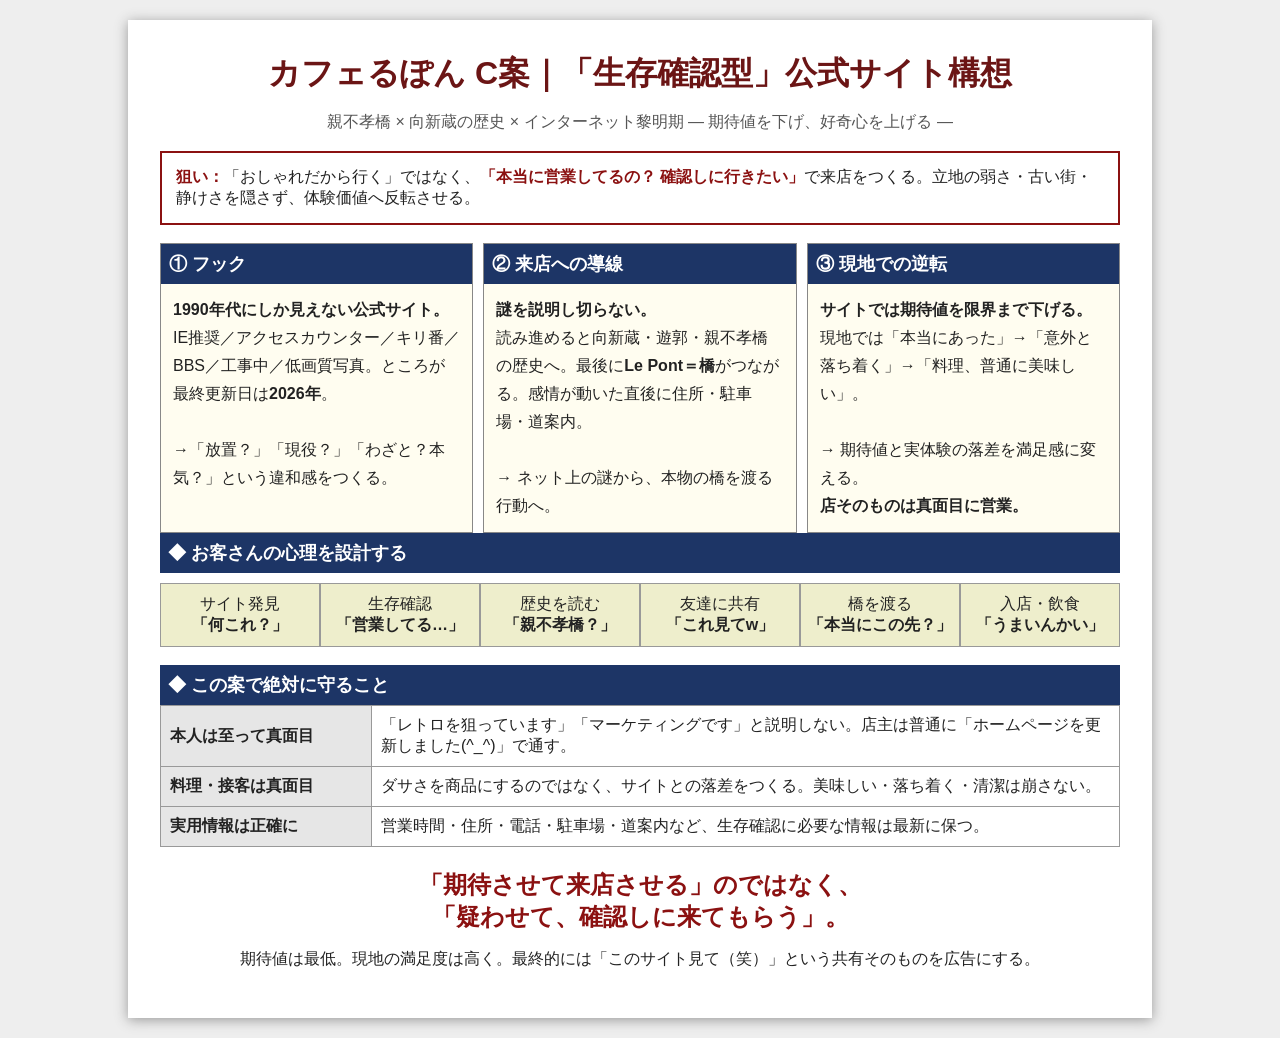
<file: retro-plan.html>
<!doctype html><html lang="ja"><head><meta charset="utf-8"><meta name="viewport" content="width=device-width,initial-scale=1"><title>カフェるぽん C案｜1枚企画書</title><style>body{font-family:"Yu Gothic","Meiryo",sans-serif;margin:0;background:#eee;color:#222}.page{max-width:960px;margin:20px auto;background:#fff;padding:32px;box-shadow:0 2px 12px #999}h1{text-align:center;color:#6b1515;margin:0}.sub{text-align:center;color:#555}.aim{border:2px solid #8b1111;padding:14px;margin:18px 0}.aim b{color:#8b1111}.cols{display:grid;grid-template-columns:repeat(3,1fr);gap:10px}.card{border:1px solid #888;background:#fffdf0}.card h2,.section{background:#1d3566;color:#fff;margin:0;padding:8px;font-size:18px}.card div{padding:12px;line-height:1.75}.flow{display:grid;grid-template-columns:repeat(6,1fr);margin:10px 0 18px}.flow div{background:#eeeecc;border:1px solid #999;padding:10px 5px;text-align:center}.rules{width:100%;border-collapse:collapse}.rules td{border:1px solid #999;padding:9px}.rules td:first-child{background:#e6e6e6;font-weight:bold;width:22%}.final{text-align:center;color:#8b1111;font-size:24px;font-weight:bold;margin:22px 0 6px}@media(max-width:700px){.cols,.flow{grid-template-columns:1fr}.page{margin:0;padding:16px}}</style></head><body><main class="page"><h1>カフェるぽん C案｜「生存確認型」公式サイト構想</h1><p class="sub">親不孝橋 × 向新蔵の歴史 × インターネット黎明期 ― 期待値を下げ、好奇心を上げる ―</p><div class="aim"><b>狙い：</b>「おしゃれだから行く」ではなく、<b>「本当に営業してるの？ 確認しに行きたい」</b>で来店をつくる。立地の弱さ・古い街・静けさを隠さず、体験価値へ反転させる。</div><div class="cols"><section class="card"><h2>① フック</h2><div><b>1990年代にしか見えない公式サイト。</b><br>IE推奨／アクセスカウンター／キリ番／BBS／工事中／低画質写真。ところが最終更新日は<b>2026年</b>。<br><br>→「放置？」「現役？」「わざと？本気？」という違和感をつくる。</div></section><section class="card"><h2>② 来店への導線</h2><div><b>謎を説明し切らない。</b><br>読み進めると向新蔵・遊郭・親不孝橋の歴史へ。最後に<b>Le Pont＝橋</b>がつながる。感情が動いた直後に住所・駐車場・道案内。<br><br>→ ネット上の謎から、本物の橋を渡る行動へ。</div></section><section class="card"><h2>③ 現地での逆転</h2><div><b>サイトでは期待値を限界まで下げる。</b><br>現地では「本当にあった」→「意外と落ち着く」→「料理、普通に美味しい」。<br><br>→ 期待値と実体験の落差を満足感に変える。<br><b>店そのものは真面目に営業。</b></div></section></div><h2 class="section">◆ お客さんの心理を設計する</h2><div class="flow"><div>サイト発見<br><b>「何これ？」</b></div><div>生存確認<br><b>「営業してる…」</b></div><div>歴史を読む<br><b>「親不孝橋？」</b></div><div>友達に共有<br><b>「これ見てw」</b></div><div>橋を渡る<br><b>「本当にこの先？」</b></div><div>入店・飲食<br><b>「うまいんかい」</b></div></div><h2 class="section">◆ この案で絶対に守ること</h2><table class="rules"><tr><td>本人は至って真面目</td><td>「レトロを狙っています」「マーケティングです」と説明しない。店主は普通に「ホームページを更新しました(^_^)」で通す。</td></tr><tr><td>料理・接客は真面目</td><td>ダサさを商品にするのではなく、サイトとの落差をつくる。美味しい・落ち着く・清潔は崩さない。</td></tr><tr><td>実用情報は正確に</td><td>営業時間・住所・電話・駐車場・道案内など、生存確認に必要な情報は最新に保つ。</td></tr></table><div class="final">「期待させて来店させる」のではなく、<br>「疑わせて、確認しに来てもらう」。</div><p style="text-align:center">期待値は最低。現地の満足度は高く。最終的には「このサイト見て（笑）」という共有そのものを広告にする。</p></main></body></html>
</file>
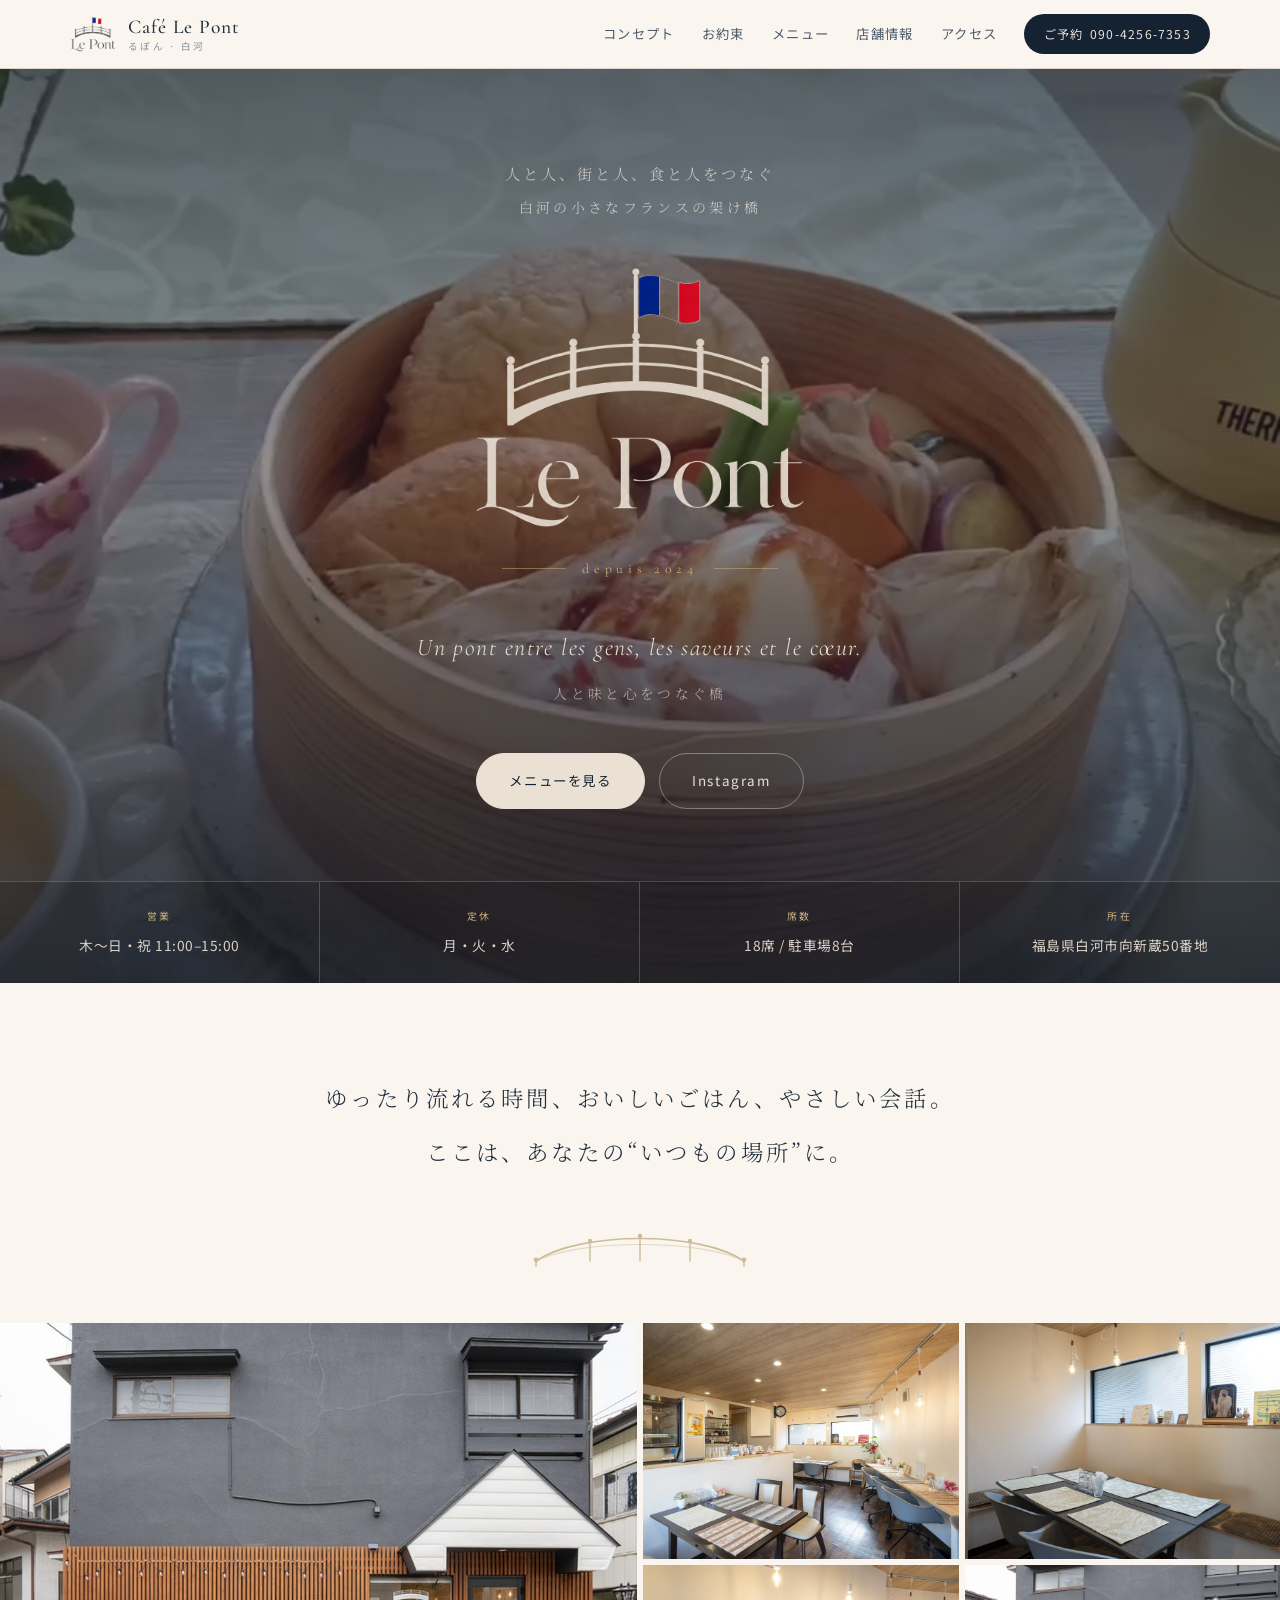
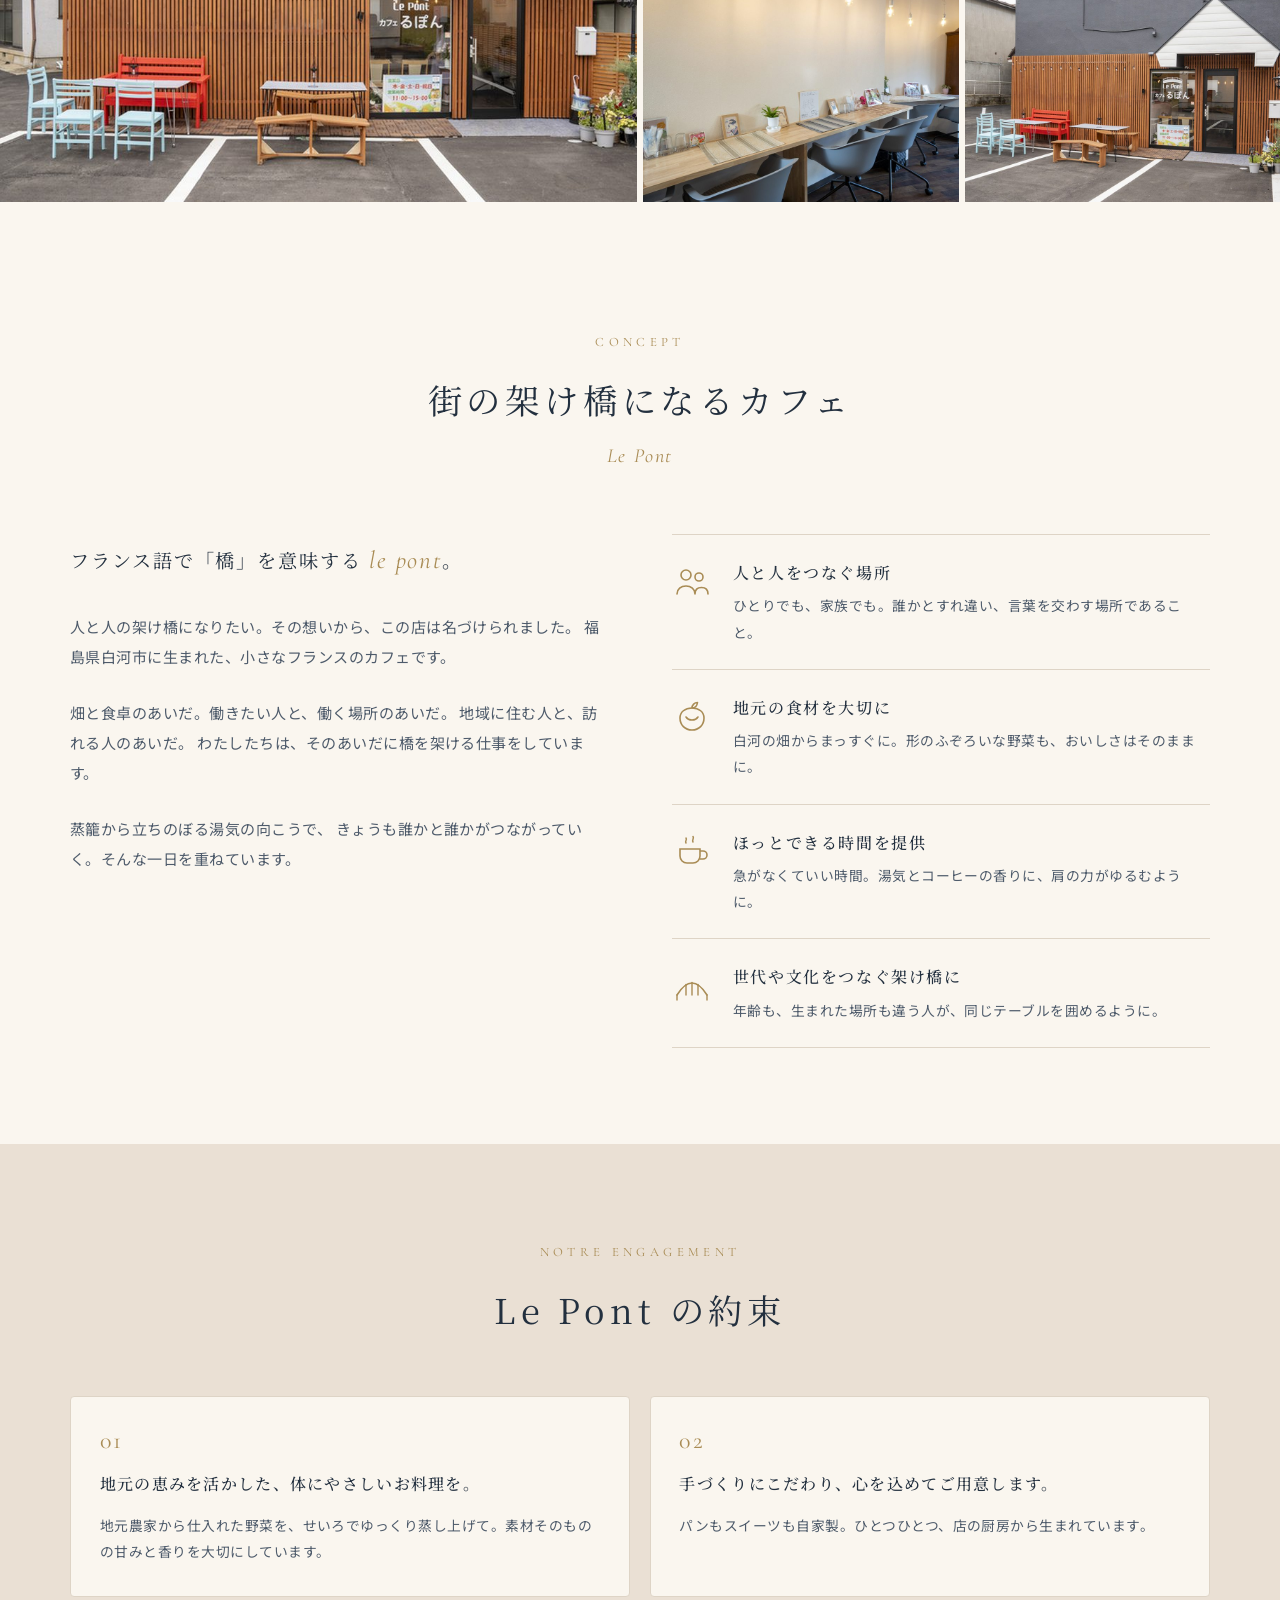
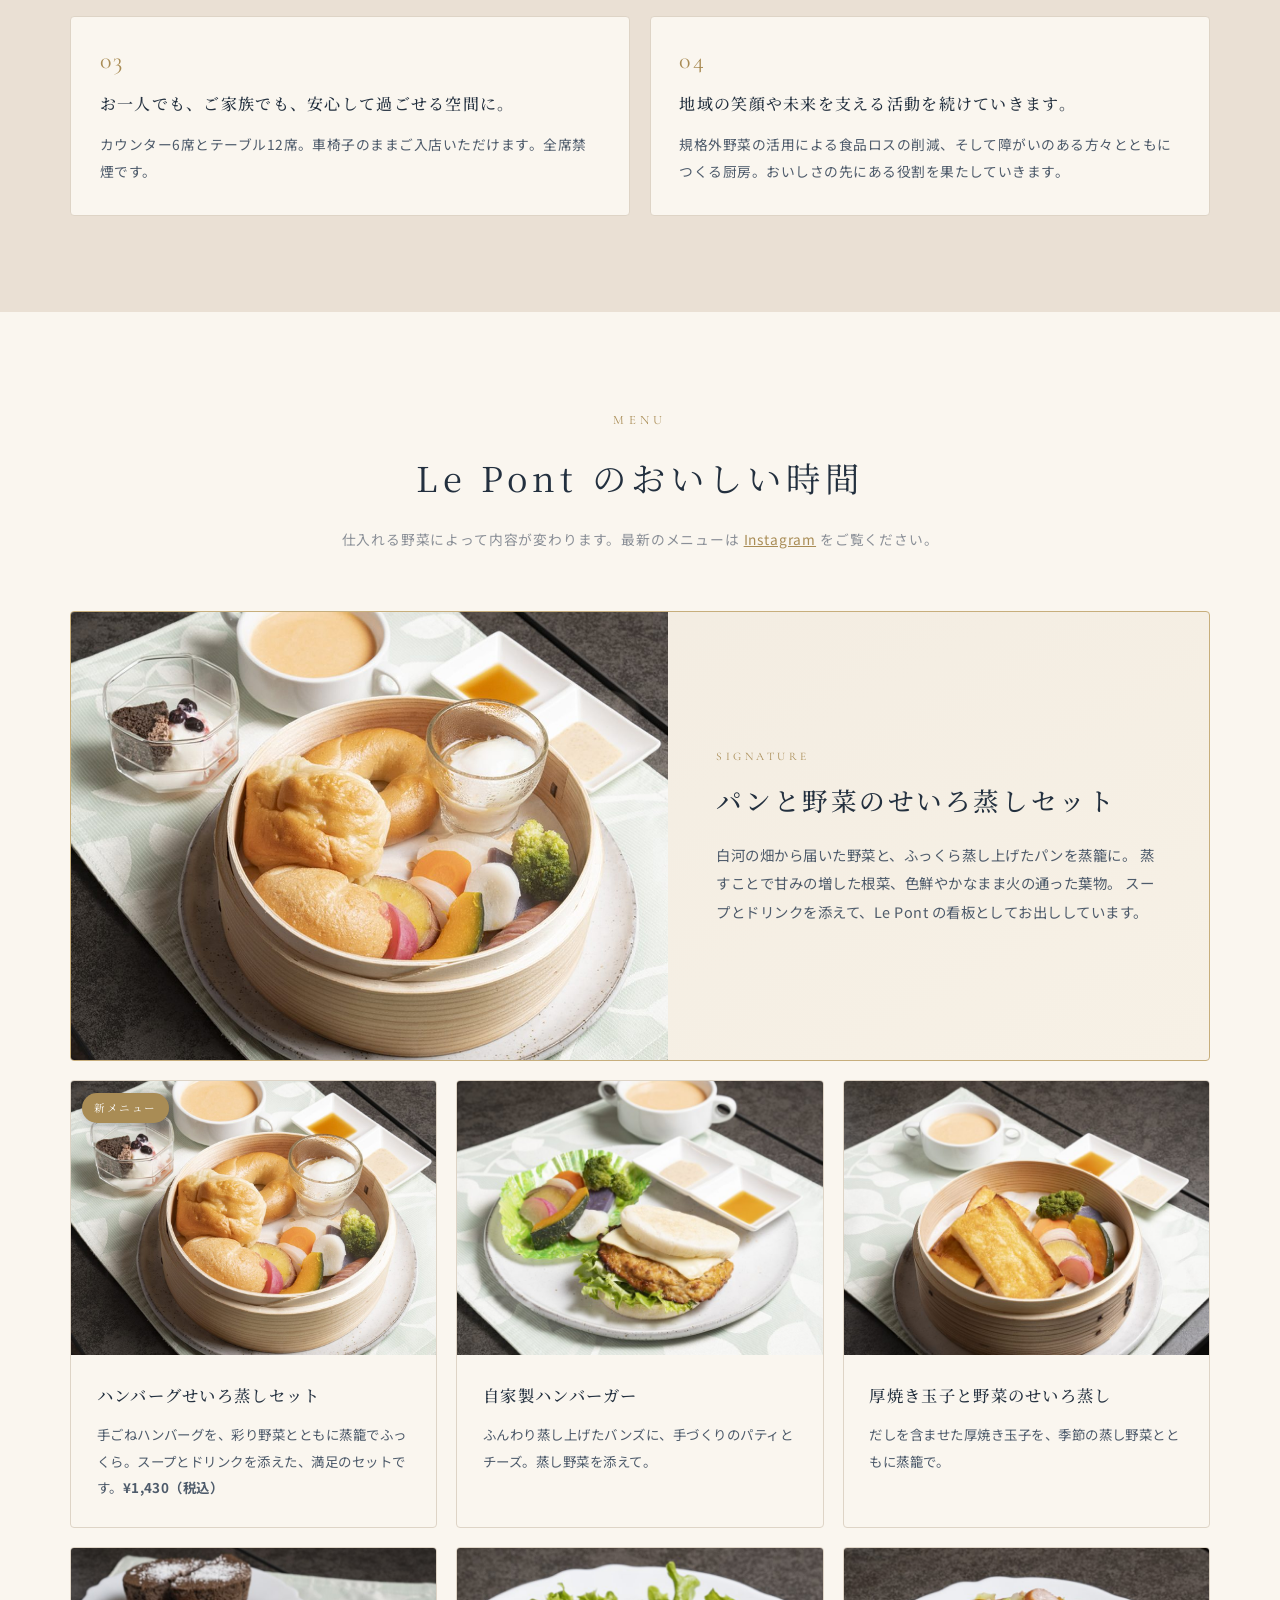
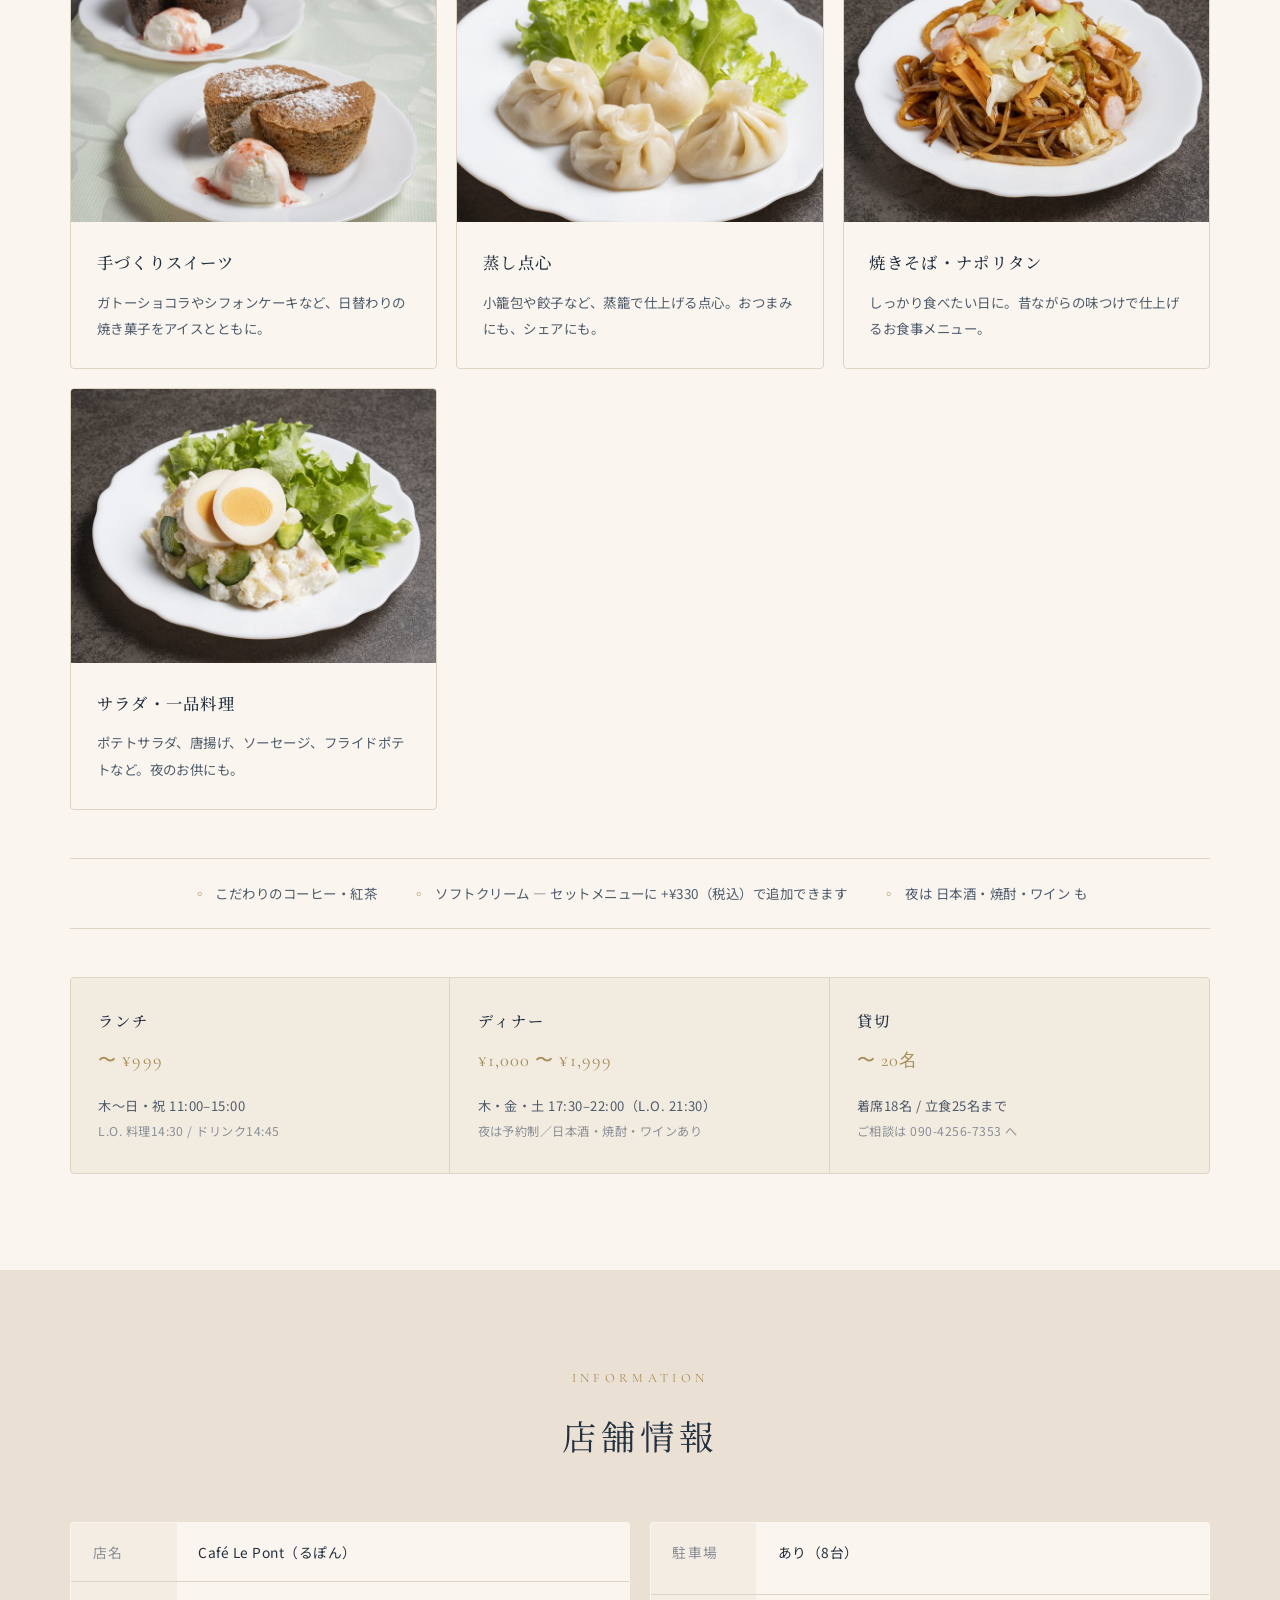
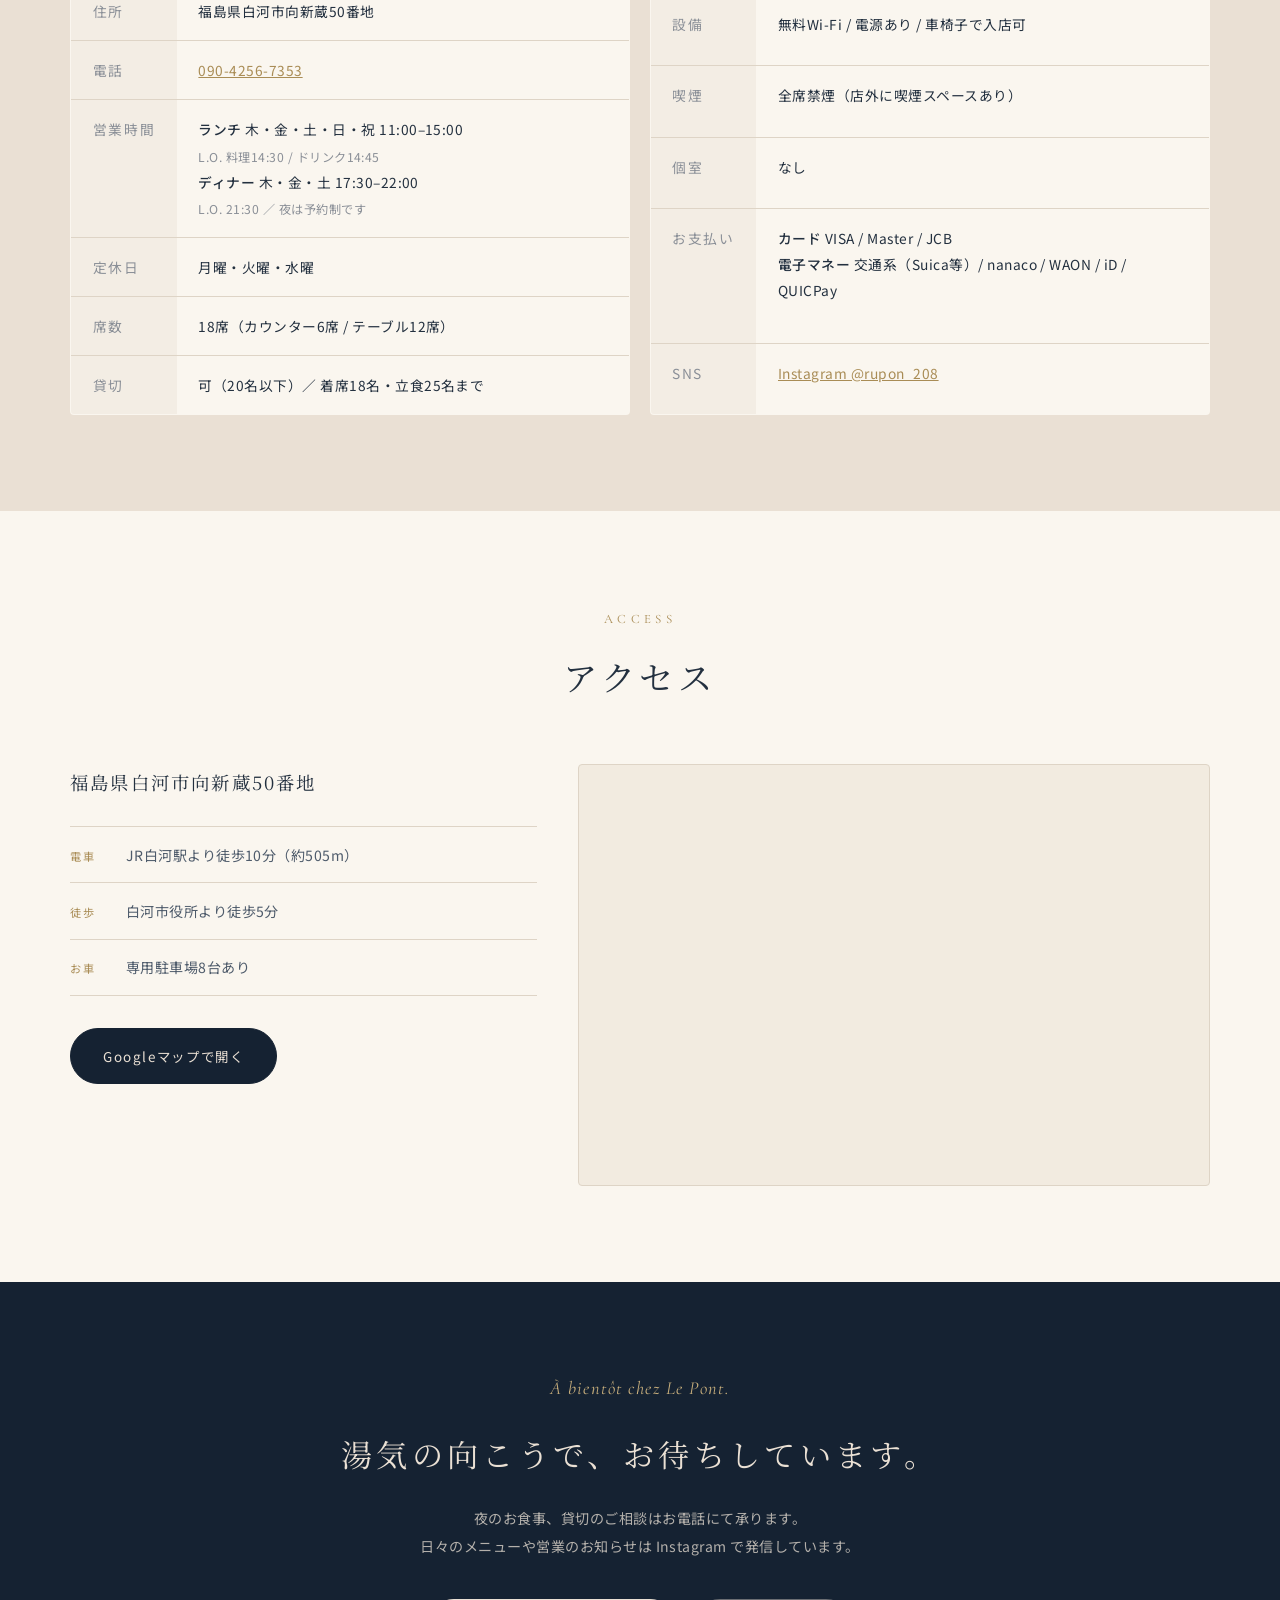
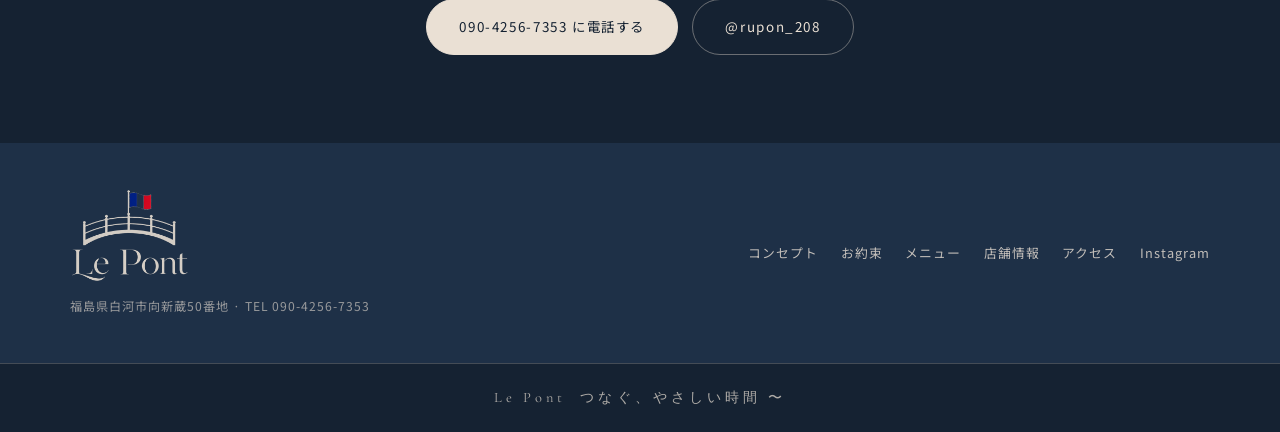
<file: seiro.html>
<!DOCTYPE html>
<html lang="ja">
<head>
<meta charset="UTF-8">
<meta name="viewport" content="width=device-width, initial-scale=1">
<meta name="robots" content="noindex, nofollow">
<title>Café Le Pont（るぽん）｜福島県白河市 — 街の架け橋になるカフェ</title>
<meta name="description" content="人と人、街と人、食と人をつなぐ。白河の小さなフランスの架け橋、Café Le Pont（るぽん）。地元野菜のせいろ蒸し、自家製パン、手づくりスイーツ。">
<meta property="og:type" content="restaurant">
<meta property="og:title" content="Café Le Pont（るぽん）｜福島県白河市">
<meta property="og:description" content="人と人、街と人、食と人をつなぐ。白河の小さなフランスの架け橋。">
<meta property="og:image" content="assets/img/logo.png">
<meta property="og:locale" content="ja_JP">
<link rel="preconnect" href="https://fonts.googleapis.com">
<link rel="preconnect" href="https://fonts.gstatic.com" crossorigin>
<link href="https://fonts.googleapis.com/css2?family=Cormorant+Garamond:ital,wght@0,300;0,400;0,500;1,300&family=Noto+Sans+JP:wght@300;400;500&family=Noto+Serif+JP:wght@300;400;500&display=swap" rel="stylesheet">
<link rel="stylesheet" href="assets/css/style.css">
<link rel="icon" type="image/png" href="assets/img/logo-180.png">
<link rel="apple-touch-icon" href="assets/img/logo-180.png">
</head>
<body>

<a class="skip" href="#main">本文へスキップ</a>

<header class="site-header" id="top">
  <div class="wrap header-inner">
    <a class="brand" href="#top" aria-label="Café Le Pont ホーム">
      <img src="assets/img/logo.png" alt="" width="900" height="716" class="brand-logo">
      <span class="brand-text">
        <strong>Café Le Pont</strong>
        <em>るぽん &middot; 白河</em>
      </span>
    </a>
    <nav class="site-nav" aria-label="メインメニュー">
      <a href="#concept">コンセプト</a>
      <a href="#promise">お約束</a>
      <a href="#menu">メニュー</a>
      <a href="#info">店舗情報</a>
      <a href="#access">アクセス</a>
      <a class="nav-cta" href="tel:09042567353">
        <span class="nav-cta-label">ご予約</span><span class="nav-cta-num">090-4256-7353</span>
      </a>
    </nav>
  </div>
</header>

<main id="main">

  <!-- ============ HERO ============ -->
  <section class="hero">
    <video class="hero-video" autoplay muted loop playsinline preload="auto" poster="assets/video/hero-poster.jpg" aria-hidden="true">
      <source src="assets/video/hero.mp4" type="video/mp4">
    </video>
    <div class="hero-veil" aria-hidden="true"></div>
    <div class="hero-glow" aria-hidden="true"></div>
    <div class="wrap hero-inner">
      <p class="hero-kicker">
        人と人、街と人、食と人をつなぐ<br>
        <span>白河の小さなフランスの架け橋</span>
      </p>

      <h1 class="hero-logo">
        <img src="assets/img/logo-light.png" alt="Café Le Pont（るぽん）" width="900" height="716">
      </h1>

      <p class="hero-depuis">
        <span class="rule" aria-hidden="true"></span>
        depuis 2024
        <span class="rule" aria-hidden="true"></span>
      </p>

      <p class="hero-fr"><em>Un pont entre les gens, les saveurs et le c&oelig;ur.</em></p>
      <p class="hero-ja">人と味と心をつなぐ橋</p>

      <div class="hero-actions">
        <a class="btn btn-light" href="#menu">メニューを見る</a>
        <a class="btn btn-outline" href="https://www.instagram.com/rupon_208/" target="_blank" rel="noopener">Instagram</a>
      </div>
    </div>

    <dl class="hero-facts">
      <div><dt>営業</dt><dd>木〜日・祝 11:00–15:00</dd></div>
      <div><dt>定休</dt><dd>月・火・水</dd></div>
      <div><dt>席数</dt><dd>18席 / 駐車場8台</dd></div>
      <div><dt>所在</dt><dd>福島県白河市向新蔵50番地</dd></div>
    </dl>
  </section>

  <!-- ============ LEAD ============ -->
  <section class="lead-band">
    <div class="wrap narrow">
      <p class="lead-copy">
        ゆったり流れる時間、おいしいごはん、やさしい会話。<br class="br-wide">
        ここは、あなたの&ldquo;いつもの場所&rdquo;に。
      </p>
      <div class="bridge-rule" aria-hidden="true">
        <svg viewBox="0 0 220 46" role="presentation">
          <path d="M6 40 C 50 10, 170 10, 214 40" fill="none" stroke="currentColor" stroke-width="1.6" stroke-linecap="round"/>
          <path d="M6 40 C 50 18, 170 18, 214 40" fill="none" stroke="currentColor" stroke-width="1.2" stroke-linecap="round" opacity=".55"/>
          <g stroke="currentColor" stroke-width="1.4" stroke-linecap="round">
            <line x1="6" y1="40" x2="6" y2="46"/><line x1="60" y1="21" x2="60" y2="40"/>
            <line x1="110" y1="16" x2="110" y2="40"/><line x1="160" y1="21" x2="160" y2="40"/>
            <line x1="214" y1="40" x2="214" y2="46"/>
          </g>
          <g fill="currentColor">
            <circle cx="6" cy="39" r="2.4"/><circle cx="60" cy="20" r="2.2"/>
            <circle cx="110" cy="15" r="2.2"/><circle cx="160" cy="20" r="2.2"/>
            <circle cx="214" cy="39" r="2.4"/>
          </g>
        </svg>
      </div>
    </div>
  </section>

  <!-- ============ GALLERY ============ -->
  <section class="gallery" aria-label="店舗の様子">
    <ul class="gallery-grid">
      <li class="gallery-wide">
        <img src="assets/img/photos/shop-exterior-1.jpg" alt="カフェるぽんの外観。木の格子と赤いベンチが並ぶ入口" width="900" height="675" loading="lazy">
      </li>
      <li>
        <img src="assets/img/photos/shop-interior-1.jpg" alt="木の天井とカウンター席が続く店内" width="900" height="675" loading="lazy">
      </li>
      <li>
        <img src="assets/img/photos/shop-interior-2.jpg" alt="窓際のテーブル席" width="900" height="675" loading="lazy">
      </li>
      <li>
        <img src="assets/img/photos/shop-interior-3.jpg" alt="カウンター席と一枚板のテーブル" width="900" height="675" loading="lazy">
      </li>
      <li>
        <img src="assets/img/photos/shop-exterior-2.jpg" alt="通りから見たカフェるぽんの入口" width="900" height="675" loading="lazy">
      </li>
    </ul>
  </section>

  <!-- ============ CONCEPT ============ -->
  <section class="section concept" id="concept">
    <div class="wrap">
      <header class="section-head">
        <p class="section-label">Concept</p>
        <h2 class="section-title">街の架け橋になるカフェ</h2>
        <p class="section-sub">Le Pont</p>
      </header>

      <div class="concept-layout">
        <div class="concept-story">
          <p class="drop">
            フランス語で「橋」を意味する&nbsp;<em>le&nbsp;pont</em>。
          </p>
          <p>
            人と人の架け橋になりたい。その想いから、この店は名づけられました。
            福島県白河市に生まれた、小さなフランスのカフェです。
          </p>
          <p>
            畑と食卓のあいだ。働きたい人と、働く場所のあいだ。
            地域に住む人と、訪れる人のあいだ。
            わたしたちは、そのあいだに橋を架ける仕事をしています。
          </p>
          <p>
            蒸籠から立ちのぼる湯気の向こうで、
            きょうも誰かと誰かがつながっていく。そんな一日を重ねています。
          </p>
        </div>

        <ul class="pillars">
          <li>
            <span class="pillar-icon" aria-hidden="true">
              <svg viewBox="0 0 40 40"><circle cx="14" cy="14" r="5" fill="none" stroke="currentColor" stroke-width="1.6"/><circle cx="27" cy="16" r="4" fill="none" stroke="currentColor" stroke-width="1.6"/><path d="M5 33c0-5 4-8 9-8s9 3 9 8M23 33c0-4 2.5-6.5 6.5-6.5S36 29 36 33" fill="none" stroke="currentColor" stroke-width="1.6" stroke-linecap="round"/></svg>
            </span>
            <div><h3>人と人をつなぐ場所</h3><p>ひとりでも、家族でも。誰かとすれ違い、言葉を交わす場所であること。</p></div>
          </li>
          <li>
            <span class="pillar-icon" aria-hidden="true">
              <svg viewBox="0 0 40 40"><path d="M20 34c7 0 12-5 12-12 0-6-5-10-12-10S8 16 8 22c0 7 5 12 12 12z" fill="none" stroke="currentColor" stroke-width="1.6"/><path d="M20 12c0-3 2.5-5.5 5.5-5.5C25 10 23 12 20 12z" fill="none" stroke="currentColor" stroke-width="1.6" stroke-linejoin="round"/><path d="M14 21c2.5 4 9.5 4 12 0" fill="none" stroke="currentColor" stroke-width="1.5" stroke-linecap="round"/></svg>
            </span>
            <div><h3>地元の食材を大切に</h3><p>白河の畑からまっすぐに。形のふぞろいな野菜も、おいしさはそのままに。</p></div>
          </li>
          <li>
            <span class="pillar-icon" aria-hidden="true">
              <svg viewBox="0 0 40 40"><path d="M8 18h20v7a7 7 0 0 1-7 7h-6a7 7 0 0 1-7-7z" fill="none" stroke="currentColor" stroke-width="1.6"/><path d="M28 20h3a4 4 0 0 1 0 8h-3" fill="none" stroke="currentColor" stroke-width="1.6"/><path d="M14 12c-1.5-2 1.5-3 0-5M21 11c-1.5-2 1.5-3.5 0-5.5" fill="none" stroke="currentColor" stroke-width="1.5" stroke-linecap="round"/></svg>
            </span>
            <div><h3>ほっとできる時間を提供</h3><p>急がなくていい時間。湯気とコーヒーの香りに、肩の力がゆるむように。</p></div>
          </li>
          <li>
            <span class="pillar-icon" aria-hidden="true">
              <svg viewBox="0 0 40 40"><path d="M5 29 C 15 13, 25 13, 35 29" fill="none" stroke="currentColor" stroke-width="1.6" stroke-linecap="round"/><g stroke="currentColor" stroke-width="1.4" stroke-linecap="round"><line x1="5" y1="29" x2="5" y2="34"/><line x1="14" y1="18.5" x2="14" y2="29"/><line x1="20" y1="16.5" x2="20" y2="29"/><line x1="26" y1="18.5" x2="26" y2="29"/><line x1="35" y1="29" x2="35" y2="34"/></g></svg>
            </span>
            <div><h3>世代や文化をつなぐ架け橋に</h3><p>年齢も、生まれた場所も違う人が、同じテーブルを囲めるように。</p></div>
          </li>
        </ul>
      </div>
    </div>
  </section>

  <!-- ============ PROMISE ============ -->
  <section class="section promise" id="promise">
    <div class="wrap">
      <header class="section-head">
        <p class="section-label">Notre engagement</p>
        <h2 class="section-title">Le Pont の約束</h2>
      </header>

      <ol class="promise-list">
        <li>
          <span class="num">01</span>
          <h3>地元の恵みを活かした、体にやさしいお料理を。</h3>
          <p>地元農家から仕入れた野菜を、せいろでゆっくり蒸し上げて。素材そのものの甘みと香りを大切にしています。</p>
        </li>
        <li>
          <span class="num">02</span>
          <h3>手づくりにこだわり、心を込めてご用意します。</h3>
          <p>パンもスイーツも自家製。ひとつひとつ、店の厨房から生まれています。</p>
        </li>
        <li>
          <span class="num">03</span>
          <h3>お一人でも、ご家族でも、安心して過ごせる空間に。</h3>
          <p>カウンター6席とテーブル12席。車椅子のままご入店いただけます。全席禁煙です。</p>
        </li>
        <li>
          <span class="num">04</span>
          <h3>地域の笑顔や未来を支える活動を続けていきます。</h3>
          <p>規格外野菜の活用による食品ロスの削減、そして障がいのある方々とともにつくる厨房。おいしさの先にある役割を果たしていきます。</p>
        </li>
      </ol>
    </div>
  </section>

  <!-- ============ MENU ============ -->
  <section class="section menu" id="menu">
    <div class="wrap">
      <header class="section-head">
        <p class="section-label">Menu</p>
        <h2 class="section-title">Le Pont のおいしい時間</h2>
        <p class="section-note">
          仕入れる野菜によって内容が変わります。最新のメニューは
          <a href="https://www.instagram.com/rupon_208/" target="_blank" rel="noopener">Instagram</a> をご覧ください。
        </p>
      </header>

      <div class="menu-signature">
        <figure class="menu-signature-photo">
          <img src="assets/img/photos/menu-seiro.jpg" alt="蒸籠に盛られたパンと蒸し野菜、スープとドリンクが並ぶせいろ蒸しセット" width="1100" height="825">
        </figure>
        <div class="menu-signature-text">
          <p class="menu-tag">Signature</p>
          <h3>パンと野菜のせいろ蒸しセット</h3>
          <p>
            白河の畑から届いた野菜と、ふっくら蒸し上げたパンを蒸籠に。
            蒸すことで甘みの増した根菜、色鮮やかなまま火の通った葉物。
            スープとドリンクを添えて、Le Pont の看板としてお出ししています。
          </p>
        </div>
      </div>

      <ul class="menu-grid">
        <li class="menu-item">
          <span class="menu-badge">新メニュー</span>
          <figure><img src="assets/img/photos/menu-seiro.jpg" alt="手ごねハンバーグと彩り野菜のせいろ蒸しセット（イメージ）" width="760" height="570" loading="lazy"></figure>
          <h3>ハンバーグせいろ蒸しセット</h3>
          <p>手ごねハンバーグを、彩り野菜とともに蒸籠でふっくら。スープとドリンクを添えた、満足のセットです。<b>&yen;1,430（税込）</b></p>
        </li>
        <li class="menu-item">
          <figure><img src="assets/img/photos/menu-burger.jpg" alt="蒸しパンのバンズにパティとチーズをはさんだ自家製ハンバーガー" width="760" height="570" loading="lazy"></figure>
          <h3>自家製ハンバーガー</h3>
          <p>ふんわり蒸し上げたバンズに、手づくりのパティとチーズ。蒸し野菜を添えて。</p>
        </li>
        <li class="menu-item">
          <figure><img src="assets/img/photos/menu-tamago.jpg" alt="厚焼き玉子と蒸し野菜を盛った蒸籠" width="760" height="570" loading="lazy"></figure>
          <h3>厚焼き玉子と野菜のせいろ蒸し</h3>
          <p>だしを含ませた厚焼き玉子を、季節の蒸し野菜とともに蒸籠で。</p>
        </li>
        <li class="menu-item">
          <figure><img src="assets/img/photos/menu-sweets.jpg" alt="ガトーショコラとシフォンケーキにアイスを添えた手づくりスイーツ" width="760" height="570" loading="lazy"></figure>
          <h3>手づくりスイーツ</h3>
          <p>ガトーショコラやシフォンケーキなど、日替わりの焼き菓子をアイスとともに。</p>
        </li>
        <li class="menu-item">
          <figure><img src="assets/img/photos/menu-dimsum.jpg" alt="レタスを添えた小籠包" width="760" height="570" loading="lazy"></figure>
          <h3>蒸し点心</h3>
          <p>小籠包や餃子など、蒸籠で仕上げる点心。おつまみにも、シェアにも。</p>
        </li>
        <li class="menu-item">
          <figure><img src="assets/img/photos/menu-noodle.jpg" alt="ソーセージとキャベツの入った焼きそば" width="760" height="570" loading="lazy"></figure>
          <h3>焼きそば・ナポリタン</h3>
          <p>しっかり食べたい日に。昔ながらの味つけで仕上げるお食事メニュー。</p>
        </li>
        <li class="menu-item">
          <figure><img src="assets/img/photos/menu-salad.jpg" alt="ゆで卵をのせたポテトサラダ" width="760" height="570" loading="lazy"></figure>
          <h3>サラダ・一品料理</h3>
          <p>ポテトサラダ、唐揚げ、ソーセージ、フライドポテトなど。夜のお供にも。</p>
        </li>
      </ul>

      <p class="menu-drinks">
        <span>こだわりのコーヒー・紅茶</span>
        <span>ソフトクリーム — セットメニューに +&yen;330（税込）で追加できます</span>
        <span>夜は 日本酒・焼酎・ワイン も</span>
      </p>

      <div class="menu-times">
        <div>
          <h3>ランチ</h3>
          <p class="price">〜 &yen;999</p>
          <p class="hours">木〜日・祝 11:00–15:00<br><span>L.O. 料理14:30 / ドリンク14:45</span></p>
        </div>
        <div>
          <h3>ディナー</h3>
          <p class="price">&yen;1,000 〜 &yen;1,999</p>
          <p class="hours">木・金・土 17:30–22:00（L.O. 21:30）<br><span>夜は予約制／日本酒・焼酎・ワインあり</span></p>
        </div>
        <div>
          <h3>貸切</h3>
          <p class="price">〜 20名</p>
          <p class="hours">着席18名 / 立食25名まで<br><span>ご相談は 090-4256-7353 へ</span></p>
        </div>
      </div>
    </div>
  </section>

  <!-- ============ INFO ============ -->
  <section class="section info" id="info">
    <div class="wrap">
      <header class="section-head">
        <p class="section-label">Information</p>
        <h2 class="section-title">店舗情報</h2>
      </header>

      <div class="info-cols">
        <table class="info-table">
          <caption class="sr-only">基本情報</caption>
          <tbody>
            <tr><th scope="row">店名</th><td>Café Le Pont（るぽん）</td></tr>
            <tr><th scope="row">住所</th><td>福島県白河市向新蔵50番地</td></tr>
            <tr><th scope="row">電話</th><td><a href="tel:09042567353">090-4256-7353</a></td></tr>
            <tr>
              <th scope="row">営業時間</th>
              <td>
                <b>ランチ</b> 木・金・土・日・祝 11:00–15:00<br>
                <span class="sub">L.O. 料理14:30 / ドリンク14:45</span><br>
                <b>ディナー</b> 木・金・土 17:30–22:00<br>
                <span class="sub">L.O. 21:30 ／ 夜は予約制です</span>
              </td>
            </tr>
            <tr><th scope="row">定休日</th><td>月曜・火曜・水曜</td></tr>
            <tr><th scope="row">席数</th><td>18席（カウンター6席 / テーブル12席）</td></tr>
            <tr><th scope="row">貸切</th><td>可（20名以下）／ 着席18名・立食25名まで</td></tr>
          </tbody>
        </table>

        <table class="info-table">
          <caption class="sr-only">設備・お支払い</caption>
          <tbody>
            <tr><th scope="row">駐車場</th><td>あり（8台）</td></tr>
            <tr><th scope="row">設備</th><td>無料Wi-Fi / 電源あり / 車椅子で入店可</td></tr>
            <tr><th scope="row">喫煙</th><td>全席禁煙（店外に喫煙スペースあり）</td></tr>
            <tr><th scope="row">個室</th><td>なし</td></tr>
            <tr>
              <th scope="row">お支払い</th>
              <td>
                <b>カード</b> VISA / Master / JCB<br>
                <b>電子マネー</b> 交通系（Suica等）/ nanaco / WAON / iD / QUICPay
              </td>
            </tr>
            <tr>
              <th scope="row">SNS</th>
              <td><a href="https://www.instagram.com/rupon_208/" target="_blank" rel="noopener">Instagram @rupon_208</a></td>
            </tr>
          </tbody>
        </table>
      </div>
    </div>
  </section>

  <!-- ============ ACCESS ============ -->
  <section class="section access" id="access">
    <div class="wrap">
      <header class="section-head">
        <p class="section-label">Access</p>
        <h2 class="section-title">アクセス</h2>
      </header>

      <div class="access-cols">
        <div class="access-text">
          <p class="address">福島県白河市向新蔵50番地</p>
          <ul class="route">
            <li><span>電車</span>JR白河駅より徒歩10分（約505m）</li>
            <li><span>徒歩</span>白河市役所より徒歩5分</li>
            <li><span>お車</span>専用駐車場8台あり</li>
          </ul>
          <a class="btn btn-dark" href="https://www.google.com/maps/search/?api=1&amp;query=%E7%A6%8F%E5%B3%B6%E7%9C%8C%E7%99%BD%E6%B2%B3%E5%B8%82%E5%90%91%E6%96%B0%E8%94%B550" target="_blank" rel="noopener">Googleマップで開く</a>
        </div>
        <div class="access-map">
          <iframe
            title="Café Le Pont の地図"
            src="https://maps.google.com/maps?q=%E7%A6%8F%E5%B3%B6%E7%9C%8C%E7%99%BD%E6%B2%B3%E5%B8%82%E5%90%91%E6%96%B0%E8%94%B550&amp;hl=ja&amp;z=16&amp;output=embed"
            loading="lazy" referrerpolicy="no-referrer-when-downgrade"></iframe>
        </div>
      </div>
    </div>
  </section>

  <!-- ============ CTA ============ -->
  <section class="cta">
    <div class="wrap narrow">
      <p class="cta-fr"><em>&Agrave; bient&ocirc;t chez Le Pont.</em></p>
      <h2>湯気の向こうで、お待ちしています。</h2>
      <p class="cta-text">
        夜のお食事、貸切のご相談はお電話にて承ります。<br>
        日々のメニューや営業のお知らせは Instagram で発信しています。
      </p>
      <div class="hero-actions">
        <a class="btn btn-light" href="tel:09042567353">090-4256-7353 に電話する</a>
        <a class="btn btn-outline" href="https://www.instagram.com/rupon_208/" target="_blank" rel="noopener">@rupon_208</a>
      </div>
    </div>
  </section>

</main>

<footer class="site-footer">
  <div class="wrap footer-inner">
    <div class="footer-brand">
      <img src="assets/img/logo-light.png" alt="Café Le Pont" width="900" height="716">
      <p>福島県白河市向新蔵50番地 &middot; TEL 090-4256-7353</p>
    </div>
    <nav class="footer-nav" aria-label="フッターメニュー">
      <a href="#concept">コンセプト</a>
      <a href="#promise">お約束</a>
      <a href="#menu">メニュー</a>
      <a href="#info">店舗情報</a>
      <a href="#access">アクセス</a>
      <a href="https://www.instagram.com/rupon_208/" target="_blank" rel="noopener">Instagram</a>
    </nav>
  </div>
  <p class="footer-tagline">Le Pont &nbsp;つなぐ、やさしい時間 〜</p>
</footer>

<div class="mobile-callbar" aria-label="電話・SNS">
  <a class="mc-tel" href="tel:09042567353">
    <svg viewBox="0 0 24 24" fill="none" stroke="currentColor" stroke-width="1.8" stroke-linecap="round" stroke-linejoin="round"><path d="M22 16.9v3a2 2 0 0 1-2.2 2 19.8 19.8 0 0 1-8.6-3.1 19.5 19.5 0 0 1-6-6A19.8 19.8 0 0 1 2.1 4.2 2 2 0 0 1 4.1 2h3a2 2 0 0 1 2 1.7c.1.9.3 1.8.6 2.6a2 2 0 0 1-.5 2.1L8.1 9.6a16 16 0 0 0 6 6l1.2-1.2a2 2 0 0 1 2.1-.5c.8.3 1.7.5 2.6.6a2 2 0 0 1 1.7 2z"/></svg>
    電話する
  </a>
  <a class="mc-ig" href="https://www.instagram.com/rupon_208/" target="_blank" rel="noopener">
    <svg viewBox="0 0 24 24" fill="none" stroke="currentColor" stroke-width="1.8" stroke-linecap="round" stroke-linejoin="round"><rect x="2" y="2" width="20" height="20" rx="5"/><circle cx="12" cy="12" r="4"/><circle cx="17.5" cy="6.5" r="1"/></svg>
    Instagram
  </a>
</div>

</body>
</html>
</file>
<file: assets/css/style.css>
/* ============================================================
   Café Le Pont（るぽん） — 福島県白河市
   ブランド: ネイビー × クリーム / depuis 2024
   ============================================================ */

:root{
  --navy:       #152232;
  --navy-2:     #1E3047;
  --navy-3:     #2A3E56;
  --paper:      #FAF6EF;
  --paper-2:    #F2EBE0;
  --cream:      #EAE0D4;
  --ink:        #23303F;
  --ink-soft:   #4E5B6B;
  --muted:      #8A8F97;
  --line:       #DED4C6;
  --line-dark:  rgba(234,224,212,.22);
  --gold:       #A98C55;
  --gold-soft:  #C7AE7C;

  --serif-en: "Cormorant Garamond", "Times New Roman", serif;
  --serif-ja: "Noto Serif JP", "Hiragino Mincho ProN", "Yu Mincho", serif;
  --sans:     "Noto Sans JP", "Hiragino Kaku Gothic ProN", "Yu Gothic", sans-serif;

  --wrap: 1140px;
  --r: 4px;
}

*,*::before,*::after{ box-sizing:border-box; }

html{ scroll-behavior:smooth; scroll-padding-top:76px; }
html,body{ overflow-x:clip; max-width:100%; }

body{
  margin:0;
  background:var(--paper);
  color:var(--ink);
  font-family:var(--sans);
  font-weight:400;
  font-size:16px;
  line-height:2;
  letter-spacing:.03em;
  -webkit-font-smoothing:antialiased;
}

img{ max-width:100%; height:auto; display:block; }
a{ color:var(--gold); }

.wrap{ width:min(100% - 2.5rem, var(--wrap)); margin-inline:auto; }
.wrap.narrow{ width:min(100% - 2.5rem, 700px); }

.sr-only{
  position:absolute; width:1px; height:1px; padding:0; margin:-1px;
  overflow:hidden; clip:rect(0 0 0 0); white-space:nowrap; border:0;
}
.skip{ position:absolute; left:-9999px; top:0; z-index:200;
  background:var(--navy); color:var(--cream); padding:.6rem 1rem; }
.skip:focus{ left:0; }
:focus-visible{ outline:2px solid var(--gold); outline-offset:3px; }

/* ---------------- buttons ---------------- */

.btn{
  display:inline-flex; align-items:center; justify-content:center;
  padding:.85rem 2rem; border-radius:999px;
  font-size:.84rem; letter-spacing:.12em; text-decoration:none;
  border:1px solid transparent;
  transition:background .25s, color .25s, border-color .25s, transform .25s;
}
.btn:hover{ transform:translateY(-1px); }
.btn-light{ background:var(--cream); color:var(--navy); border-color:var(--cream); }
.btn-light:hover{ background:#fff; border-color:#fff; }
.btn-dark{ background:var(--navy); color:var(--cream); border-color:var(--navy); }
.btn-dark:hover{ background:var(--navy-3); border-color:var(--navy-3); }
.btn-outline{ background:transparent; color:var(--cream); border-color:rgba(234,224,212,.4); }
.btn-outline:hover{ border-color:var(--cream); }

/* ---------------- header ---------------- */

.site-header{
  position:sticky; top:0; z-index:100;
  background:rgba(250,246,239,.9);
  backdrop-filter:blur(12px);
  border-bottom:1px solid var(--line);
}
.header-inner{
  display:flex; align-items:center; justify-content:space-between;
  gap:1.5rem; min-height:68px;
}
.brand{ display:flex; align-items:center; gap:.75rem; text-decoration:none; color:var(--ink); }
.brand-logo{ width:46px; height:auto; flex:none; }
.brand-text{ display:flex; flex-direction:column; line-height:1.3; }
.brand-text strong{
  font-family:var(--serif-en); font-weight:500;
  font-size:1.22rem; letter-spacing:.05em;
}
.brand-text em{
  font-style:normal; font-size:.6rem; letter-spacing:.24em;
  color:var(--muted);
}

.site-nav{ display:flex; align-items:center; gap:1.7rem; }
.site-nav a{
  text-decoration:none; color:var(--ink-soft);
  font-size:.83rem; letter-spacing:.1em; position:relative; padding:.2rem 0;
}
.site-nav a::after{
  content:""; position:absolute; left:0; right:0; bottom:-2px; height:1px;
  background:var(--gold); transform:scaleX(0); transform-origin:left;
  transition:transform .25s ease;
}
.site-nav a:hover::after{ transform:scaleX(1); }
.nav-cta{
  background:var(--navy); color:var(--cream) !important;
  padding:.5rem 1.2rem !important; border-radius:999px;
  font-size:.76rem !important; white-space:nowrap;
}
.nav-cta::after{ display:none; }
.nav-cta:hover{ background:var(--navy-3); }
.nav-cta-label{ margin-right:.55em; }

/* ---------------- hero ---------------- */

.hero{
  position:relative; overflow:hidden;
  background:
    radial-gradient(120% 80% at 50% 0%, var(--navy-3) 0%, var(--navy) 62%),
    var(--navy);
  color:var(--cream);
  padding:clamp(3.5rem,8vw,5.5rem) 0 0;
  text-align:center;
}
.hero-glow{
  position:absolute; inset:auto 0 -30% 0; height:60%;
  background:radial-gradient(50% 100% at 50% 100%, rgba(199,174,124,.16) 0%, transparent 70%);
  pointer-events:none;
}
.hero-inner{ position:relative; z-index:2; }

/* ---- hero background video ---- */
.hero-video{
  position:absolute; inset:0; width:100%; height:100%;
  object-fit:cover; z-index:0; pointer-events:none;
}
.hero-veil{
  position:absolute; inset:0; z-index:1; pointer-events:none;
  background:linear-gradient(180deg, rgba(20,29,43,.66) 0%, rgba(20,29,43,.46) 42%, rgba(20,29,43,.84) 100%);
}
.hero-glow{ z-index:1; }
@media (prefers-reduced-motion: reduce){
  .hero-video{ display:none; }
}

/* ---- new-menu badge ---- */
.menu-item{ position:relative; }
.menu-badge{
  position:absolute; top:.7rem; left:.7rem; z-index:2;
  background:var(--gold); color:#fff; font-size:.66rem; letter-spacing:.14em;
  padding:.3rem .75rem; border-radius:999px; font-family:var(--serif-ja);
  box-shadow:0 3px 10px rgba(21,34,50,.22);
}

.hero-kicker{
  margin:0 0 2.4rem; font-family:var(--serif-ja); font-weight:300;
  font-size:clamp(.82rem,1.7vw,.95rem); letter-spacing:.2em;
  line-height:2.2; color:rgba(234,224,212,.82);
}
.hero-kicker span{ font-size:.92em; letter-spacing:.24em; }

.hero-logo{ margin:0 auto; width:min(78vw, 340px); }
.hero-logo img{ width:100%; }

.hero-depuis{
  display:flex; align-items:center; justify-content:center; gap:1rem;
  margin:1.4rem 0 2.6rem;
  font-family:var(--serif-en); font-size:.86rem;
  letter-spacing:.34em; color:var(--gold-soft); text-transform:lowercase;
}
.hero-depuis .rule{ display:block; width:clamp(28px,8vw,64px); height:1px; background:rgba(199,174,124,.5); }

.hero-fr{
  margin:0 0 .5rem; font-family:var(--serif-en); font-weight:300;
  font-size:clamp(1.05rem,2.6vw,1.5rem); letter-spacing:.06em;
  color:var(--cream);
}
.hero-fr em{ font-style:italic; }
.hero-ja{
  margin:0 0 2.8rem; font-family:var(--serif-ja); font-weight:300;
  font-size:.86rem; letter-spacing:.24em; color:rgba(234,224,212,.7);
}

.hero-actions{ display:flex; flex-wrap:wrap; gap:.9rem; justify-content:center; }

.hero-facts{
  position:relative; z-index:2;
  display:flex; flex-wrap:wrap; justify-content:center;
  gap:0; margin:clamp(3rem,7vw,4.5rem) 0 0; padding:0;
  border-top:1px solid var(--line-dark);
  background:rgba(0,0,0,.16);
}
.hero-facts div{
  flex:1 1 210px; padding:1.5rem 1.2rem; text-align:center;
  border-right:1px solid var(--line-dark);
}
.hero-facts div:last-child{ border-right:0; }
.hero-facts dt{
  font-size:.62rem; letter-spacing:.3em; color:var(--gold-soft);
  margin-bottom:.4rem;
}
.hero-facts dd{ margin:0; font-size:.86rem; color:rgba(234,224,212,.92); }

/* ---------------- lead band ---------------- */

.lead-band{
  background:var(--paper);
  padding:clamp(3.5rem,8vw,5.5rem) 0 clamp(2.5rem,5vw,3.5rem);
  text-align:center;
}
.lead-copy{
  margin:0; font-family:var(--serif-ja); font-weight:300;
  font-size:clamp(1.05rem,2.5vw,1.4rem);
  line-height:2.4; letter-spacing:.14em; color:var(--ink);
}
.bridge-rule{ margin:2.6rem auto 0; width:220px; color:var(--gold); opacity:.55; }
.bridge-rule svg{ width:100%; display:block; }

/* ---------------- gallery ---------------- */

.gallery{ background:var(--paper); padding-bottom:clamp(1rem,3vw,2rem); }
.gallery-grid{
  list-style:none; margin:0; padding:0;
  display:grid; gap:6px;
  grid-template-columns:repeat(4,1fr);
}
.gallery-grid li{ overflow:hidden; }
.gallery-grid img{
  width:100%; height:100%; object-fit:cover; aspect-ratio:4/3;
  transition:transform .6s ease;
}
.gallery-grid li:hover img{ transform:scale(1.04); }
.gallery-wide{ grid-column:span 2; grid-row:span 2; }
.gallery-wide img{ aspect-ratio:auto; }

/* ---------------- section base ---------------- */

.section{ padding:clamp(3.5rem,8vw,6rem) 0; }
.section-head{ text-align:center; margin-bottom:clamp(2.5rem,5vw,3.6rem); }
.section-label{
  margin:0 0 .9rem; font-family:var(--serif-en);
  font-size:.8rem; letter-spacing:.34em; color:var(--gold);
  text-transform:uppercase;
}
.section-title{
  font-family:var(--serif-ja); font-weight:400;
  font-size:clamp(1.5rem,3.6vw,2.15rem);
  letter-spacing:.14em; line-height:1.7; margin:0;
}
.section-sub{
  margin:.5rem 0 0; font-family:var(--serif-en); font-style:italic;
  font-size:1.25rem; letter-spacing:.08em; color:var(--gold);
}
.section-note{ margin:1.2rem 0 0; font-size:.86rem; color:var(--muted); letter-spacing:.06em; }

/* ---------------- concept ---------------- */

.concept{ background:var(--paper); }
.concept-layout{
  display:grid; grid-template-columns:1fr 1fr; gap:clamp(2rem,5vw,4rem);
  align-items:start;
}
.concept-story p{ margin:0 0 1.6rem; color:var(--ink-soft); font-size:.94rem; }
.concept-story p:last-child{ margin-bottom:0; }
.concept-story .drop{
  font-family:var(--serif-ja); font-weight:400;
  font-size:1.2rem; color:var(--ink); letter-spacing:.1em; line-height:2.1;
}
.concept-story .drop em{ font-family:var(--serif-en); font-style:italic; font-size:1.3em; color:var(--gold); }

.pillars{ list-style:none; margin:0; padding:0; }
.pillars li{
  display:flex; gap:1.3rem; align-items:flex-start;
  padding:1.5rem 0; border-top:1px solid var(--line);
}
.pillars li:last-child{ border-bottom:1px solid var(--line); }
.pillar-icon{ flex:none; width:40px; color:var(--gold); margin-top:.15rem; }
.pillar-icon svg{ display:block; width:100%; }
.pillars h3{
  margin:0 0 .4rem; font-family:var(--serif-ja); font-weight:500;
  font-size:1rem; letter-spacing:.1em; line-height:1.7;
}
.pillars p{ margin:0; font-size:.86rem; color:var(--ink-soft); line-height:1.9; }

/* ---------------- promise ---------------- */

.promise{ background:var(--cream); }
.promise-list{
  list-style:none; margin:0; padding:0;
  display:grid; gap:1.2rem;
  grid-template-columns:repeat(2,1fr);   /* 4項目を 2×2 で見せる */
}
.promise-list li{
  background:var(--paper); border:1px solid var(--line);
  border-radius:var(--r); padding:2rem 1.8rem 1.9rem;
  position:relative;
}
.promise-list .num{
  display:block; font-family:var(--serif-en); font-size:1.5rem;
  letter-spacing:.1em; color:var(--gold); line-height:1; margin-bottom:1rem;
}
.promise-list h3{
  margin:0 0 .8rem; font-family:var(--serif-ja); font-weight:500;
  font-size:1rem; letter-spacing:.08em; line-height:1.85;
}
.promise-list p{ margin:0; font-size:.86rem; color:var(--ink-soft); line-height:1.95; }

/* ---------------- menu ---------------- */

.menu{ background:var(--paper); }
.menu-grid{
  list-style:none; margin:0 0 clamp(2rem,4vw,3rem); padding:0;
  display:grid; gap:1.2rem;
  grid-template-columns:repeat(3,1fr);   /* 6品を 3×2 で見せる */
}
.menu-item{
  border:1px solid var(--line); border-radius:var(--r);
  background:var(--paper); overflow:hidden;
  transition:border-color .25s, box-shadow .25s, transform .25s;
}
.menu-item:hover{
  border-color:var(--gold-soft);
  box-shadow:0 10px 26px rgba(21,34,50,.06);
  transform:translateY(-2px);
}
.menu-item figure{ margin:0; overflow:hidden; }
.menu-item figure img{
  width:100%; aspect-ratio:4/3; object-fit:cover;
  transition:transform .6s ease;
}
.menu-item:hover figure img{ transform:scale(1.04); }
.menu-item h3{
  margin:1.5rem 1.6rem .6rem; font-family:var(--serif-ja); font-weight:500;
  font-size:1.02rem; letter-spacing:.08em;
}
.menu-item p{
  margin:0 1.6rem 1.7rem; font-size:.84rem;
  color:var(--ink-soft); line-height:1.95;
}

.menu-tag{
  margin:0 0 .7rem; font-family:var(--serif-en);
  font-size:.72rem; letter-spacing:.3em; color:var(--gold);
  text-transform:uppercase;
}

/* 看板メニュー */
.menu-signature{
  display:grid; grid-template-columns:1.05fr .95fr; align-items:stretch;
  border:1px solid var(--gold-soft); border-radius:var(--r);
  background:linear-gradient(150deg, var(--paper-2) 0%, #F7F1E6 100%);
  overflow:hidden; margin-bottom:1.2rem;
}
.menu-signature-photo{ margin:0; }
.menu-signature-photo img{ width:100%; height:100%; object-fit:cover; display:block; }
.menu-signature-text{
  padding:clamp(1.9rem,4vw,3rem);
  display:flex; flex-direction:column; justify-content:center;
}
.menu-signature-text h3{
  margin:0 0 1.1rem; font-family:var(--serif-ja); font-weight:500;
  font-size:clamp(1.2rem,2.6vw,1.6rem); letter-spacing:.1em; line-height:1.7;
}
.menu-signature-text > p:last-child{
  margin:0; font-size:.9rem; color:var(--ink-soft); line-height:2;
}

/* ドリンク・追加メニューの帯 */
.menu-drinks{
  display:flex; flex-wrap:wrap; justify-content:center; gap:.8rem 2.2rem;
  margin:1.2rem 0 clamp(2rem,4vw,3rem); padding:1.3rem 1.5rem;
  border-top:1px solid var(--line); border-bottom:1px solid var(--line);
  font-size:.84rem; color:var(--ink-soft); text-align:center;
}
.menu-drinks span{ position:relative; }
.menu-drinks span::before{
  content:"◦"; color:var(--gold); margin-right:.7em;
}

.menu-times{
  display:grid; gap:0;
  grid-template-columns:repeat(auto-fit, minmax(230px,1fr));
  border:1px solid var(--line); border-radius:var(--r);
  background:var(--paper-2); overflow:hidden;
}
.menu-times > div{ padding:1.8rem 1.7rem; border-right:1px solid var(--line); }
.menu-times > div:last-child{ border-right:0; }
.menu-times h3{
  margin:0 0 .3rem; font-family:var(--serif-ja); font-weight:500;
  font-size:.95rem; letter-spacing:.14em;
}
.menu-times .price{
  margin:0 0 1rem; font-family:var(--serif-en); font-size:1.15rem;
  letter-spacing:.06em; color:var(--gold);
}
.menu-times .hours{ margin:0; font-size:.82rem; color:var(--ink-soft); line-height:1.9; }
.menu-times .hours span{ color:var(--muted); font-size:.76rem; }

/* ---------------- info ---------------- */

.info{ background:var(--cream); }
.info-cols{
  display:grid; gap:1.2rem;
  grid-template-columns:repeat(auto-fit, minmax(330px,1fr));
}
.info-table{
  width:100%; border-collapse:collapse;
  background:var(--paper); border:1px solid var(--line);
  border-radius:var(--r); overflow:hidden;
}
.info-table th,.info-table td{
  text-align:left; vertical-align:top;
  padding:1rem 1.35rem; border-bottom:1px solid var(--line);
  font-size:.86rem; line-height:1.9;
}
.info-table tr:last-child th,.info-table tr:last-child td{ border-bottom:0; }
.info-table th{
  width:6.8em; white-space:nowrap; font-weight:400;
  color:var(--muted); background:rgba(222,212,198,.28);
  letter-spacing:.12em;
}
.info-table td b{ font-weight:500; color:var(--ink); }
.info-table td .sub{ color:var(--muted); font-size:.76rem; }

/* ---------------- access ---------------- */

.access{ background:var(--paper); }
.access-cols{
  display:grid; grid-template-columns:.85fr 1.15fr;
  gap:clamp(1.8rem,4vw,2.6rem); align-items:start;
}
.access-text .address{
  font-family:var(--serif-ja); font-size:1.15rem;
  letter-spacing:.12em; margin:0 0 1.6rem;
}
.route{ list-style:none; margin:0 0 2rem; padding:0; }
.route li{
  display:flex; gap:1.1rem; align-items:baseline;
  padding:.85rem 0; border-top:1px solid var(--line);
  font-size:.88rem; color:var(--ink-soft);
}
.route li:last-child{ border-bottom:1px solid var(--line); }
.route span{
  flex:none; width:3.4em; font-size:.7rem; letter-spacing:.18em; color:var(--gold);
}
.access-map{
  border:1px solid var(--line); border-radius:var(--r);
  overflow:hidden; background:var(--paper-2); line-height:0;
}
.access-map iframe{ width:100%; height:420px; border:0; display:block; }

/* ---------------- cta ---------------- */

.cta{
  background:var(--navy); color:var(--cream);
  padding:clamp(3.5rem,8vw,5.5rem) 0; text-align:center;
}
.cta-fr{
  margin:0 0 1.2rem; font-family:var(--serif-en); font-style:italic;
  font-size:1.15rem; letter-spacing:.08em; color:var(--gold-soft);
}
.cta h2{
  font-family:var(--serif-ja); font-weight:400;
  font-size:clamp(1.35rem,3.4vw,1.95rem);
  letter-spacing:.14em; line-height:1.8; margin:0 0 1.4rem;
}
.cta-text{ margin:0 0 2.4rem; color:rgba(234,224,212,.75); font-size:.88rem; }

/* ---------------- footer ---------------- */

.site-footer{ background:var(--navy-2); color:var(--cream); }
.footer-inner{
  display:flex; flex-wrap:wrap; align-items:center;
  justify-content:space-between; gap:1.8rem;
  padding:2.8rem 0;
}
.footer-brand img{ width:120px; margin-bottom:.7rem; }
.footer-brand p{ margin:0; font-size:.76rem; color:rgba(234,224,212,.6); letter-spacing:.08em; }
.footer-nav{ display:flex; flex-wrap:wrap; gap:1.4rem; }
.footer-nav a{ font-size:.8rem; color:rgba(234,224,212,.8); text-decoration:none; letter-spacing:.08em; }
.footer-nav a:hover{ color:var(--gold-soft); }
.footer-tagline{
  margin:0; padding:1.2rem 0; text-align:center;
  background:var(--navy); border-top:1px solid var(--line-dark);
  font-family:var(--serif-en); font-size:.9rem;
  letter-spacing:.28em; color:rgba(234,224,212,.72);
}

/* ---------------- responsive ---------------- */

@media (max-width: 980px){
  .concept-layout{ grid-template-columns:1fr; }
  .access-cols{ grid-template-columns:1fr; }
}

@media (max-width: 900px){
  .site-nav a:not(.nav-cta){ display:none; }
  .menu-grid{ grid-template-columns:repeat(2,1fr); }
  .menu-signature{ grid-template-columns:1fr; }
  .menu-signature-photo img{ aspect-ratio:16/9; }
  .gallery-grid{ grid-template-columns:repeat(2,1fr); }
  .gallery-wide{ grid-column:span 2; grid-row:auto; }
  .gallery-wide img{ aspect-ratio:16/9; }
  .hero-facts div{ flex-basis:50%; border-bottom:1px solid var(--line-dark); }
  .hero-facts div:nth-child(2n){ border-right:0; }
  .menu-times > div{ border-right:0; border-bottom:1px solid var(--line); }
  .menu-times > div:last-child{ border-bottom:0; }
}

@media (max-width: 700px){
  .promise-list{ grid-template-columns:1fr; }
  .menu-grid{ grid-template-columns:1fr; }
}

@media (max-width: 560px){
  body{ font-size:15px; line-height:1.95; }
  .wrap{ width:min(100% - 2rem, var(--wrap)); }
  .header-inner{ gap:.8rem; min-height:60px; }
  .brand-logo{ width:38px; }
  .brand-text strong{ font-size:1.05rem; }
  .nav-cta-label{ display:none; }
  .hero-kicker{ letter-spacing:.14em; }
  .lead-copy{ letter-spacing:.08em; }
  .br-wide{ display:none; }   /* 狭幅では自然に折り返す */
  .info-table th{ width:5.6em; padding:.85rem 1rem; }
  .info-table td{ padding:.85rem 1rem; }
  .access-map iframe{ height:300px; }
  .footer-inner{ flex-direction:column; align-items:flex-start; }
  .footer-tagline{ letter-spacing:.18em; font-size:.8rem; }
}

@media (prefers-reduced-motion: reduce){
  html{ scroll-behavior:auto; }
  *,*::before,*::after{ transition:none !important; animation:none !important; }
  .menu-item:hover,.btn:hover{ transform:none; }
}

/* ============ mobile optimization ============ */
html{ -webkit-text-size-adjust:100%; }
body{ overflow-x:hidden; }
img, video{ max-width:100%; }

@media (max-width:700px){
  .hero{ padding-top:clamp(2.2rem,7vw,3.2rem); }
  .hero-actions{ gap:.7rem; }
  .btn{ min-height:48px; display:inline-flex; align-items:center; justify-content:center; }
  .nav-cta{ min-height:42px; display:inline-flex; align-items:center; }
  body{ padding-bottom:64px; }            /* 下部コールバー分 */
}
@media (max-width:560px){
  .hero-actions{ flex-direction:column; align-items:stretch; }
  .hero-actions .btn{ width:100%; }
  .section{ padding:clamp(2.6rem,8vw,4rem) 0; }
  .menu-badge{ font-size:.62rem; }
}

/* mobile sticky call bar */
.mobile-callbar{ display:none; }
@media (max-width:700px){
  .mobile-callbar{
    display:flex; position:fixed; left:0; right:0; bottom:0; z-index:200;
    background:rgba(250,246,239,.96); backdrop-filter:blur(10px);
    border-top:1px solid var(--line); box-shadow:0 -4px 18px rgba(21,34,50,.10);
    padding-bottom:env(safe-area-inset-bottom);   /* iPhoneのホームバー回避 */
  }
  .mobile-callbar a{
    flex:1; display:flex; align-items:center; justify-content:center; gap:.5em;
    padding:.9rem .5rem; min-height:56px; text-decoration:none;
    font-size:.9rem; letter-spacing:.06em;
  }
  .mobile-callbar .mc-tel{ background:var(--navy); color:var(--cream); font-weight:500; }
  .mobile-callbar .mc-ig{ color:var(--ink); }
  .mobile-callbar svg{ width:18px; height:18px; flex:none; }
}
</file>
